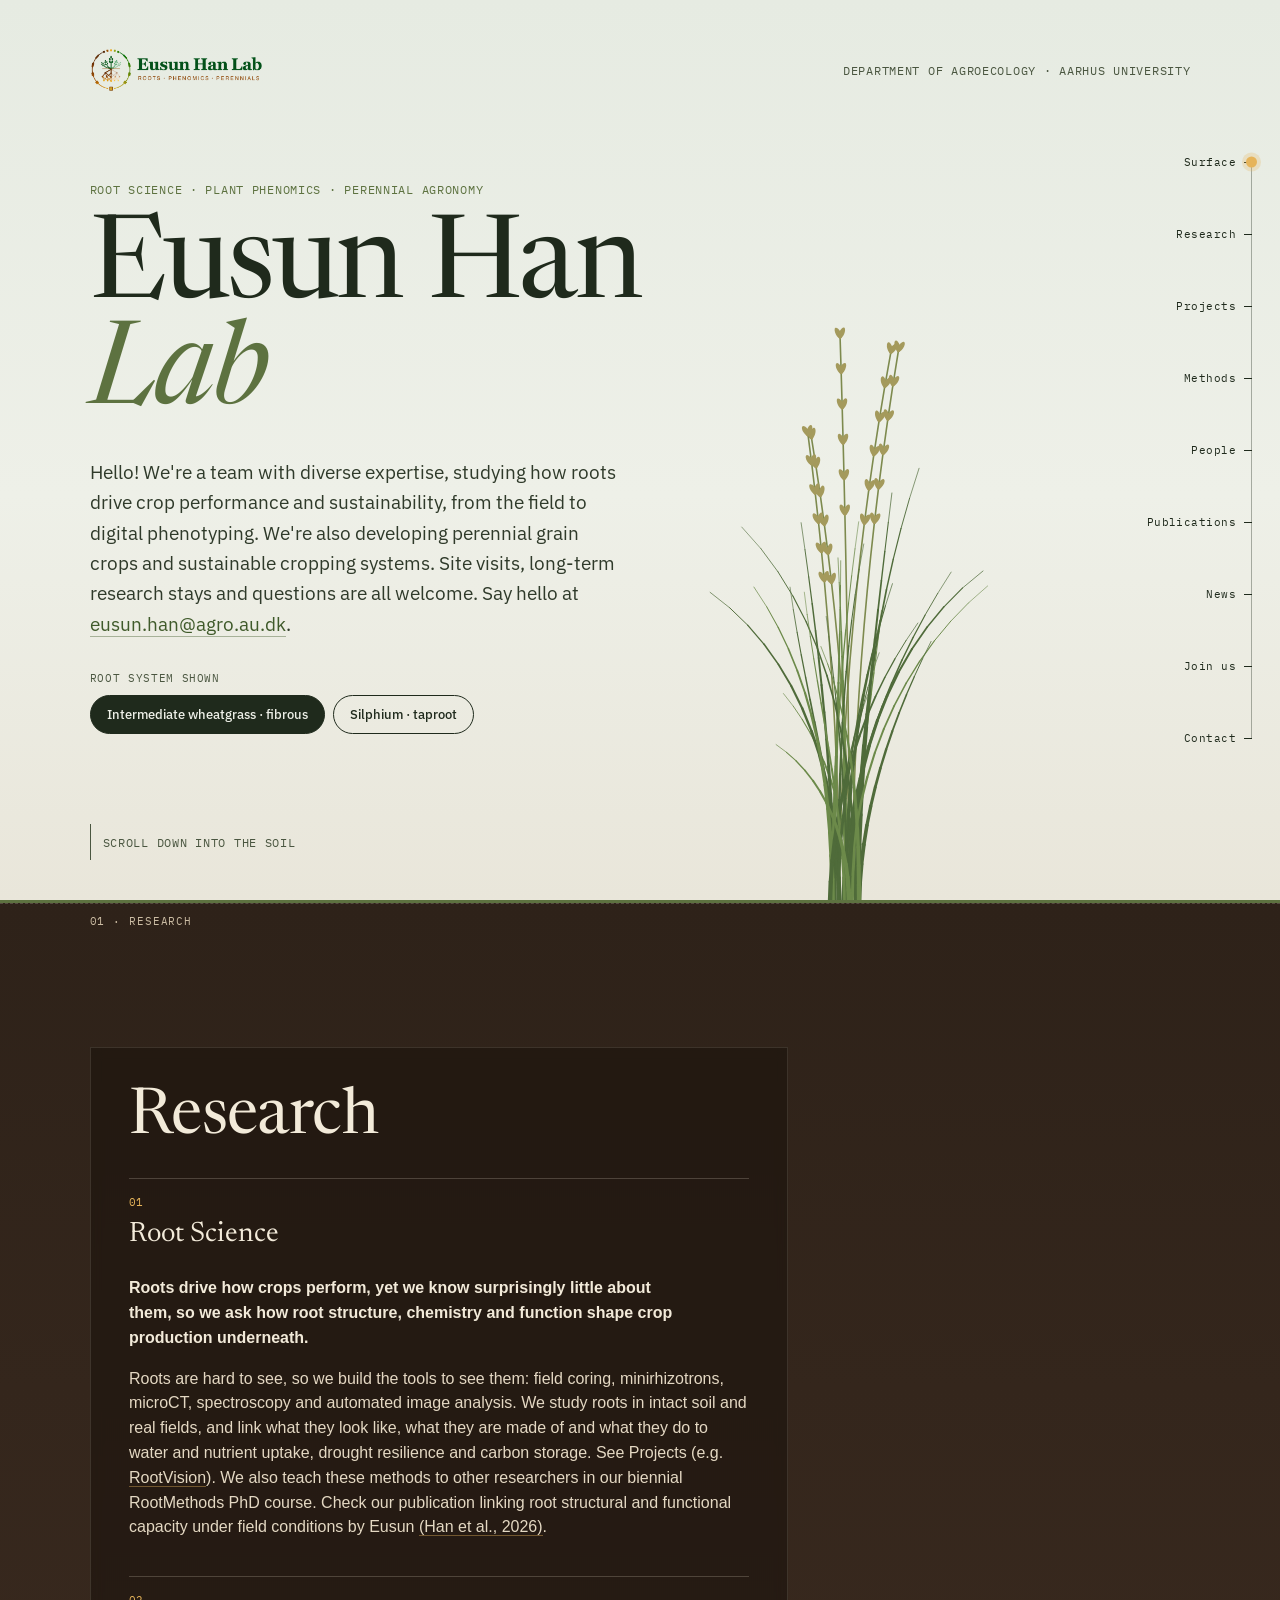
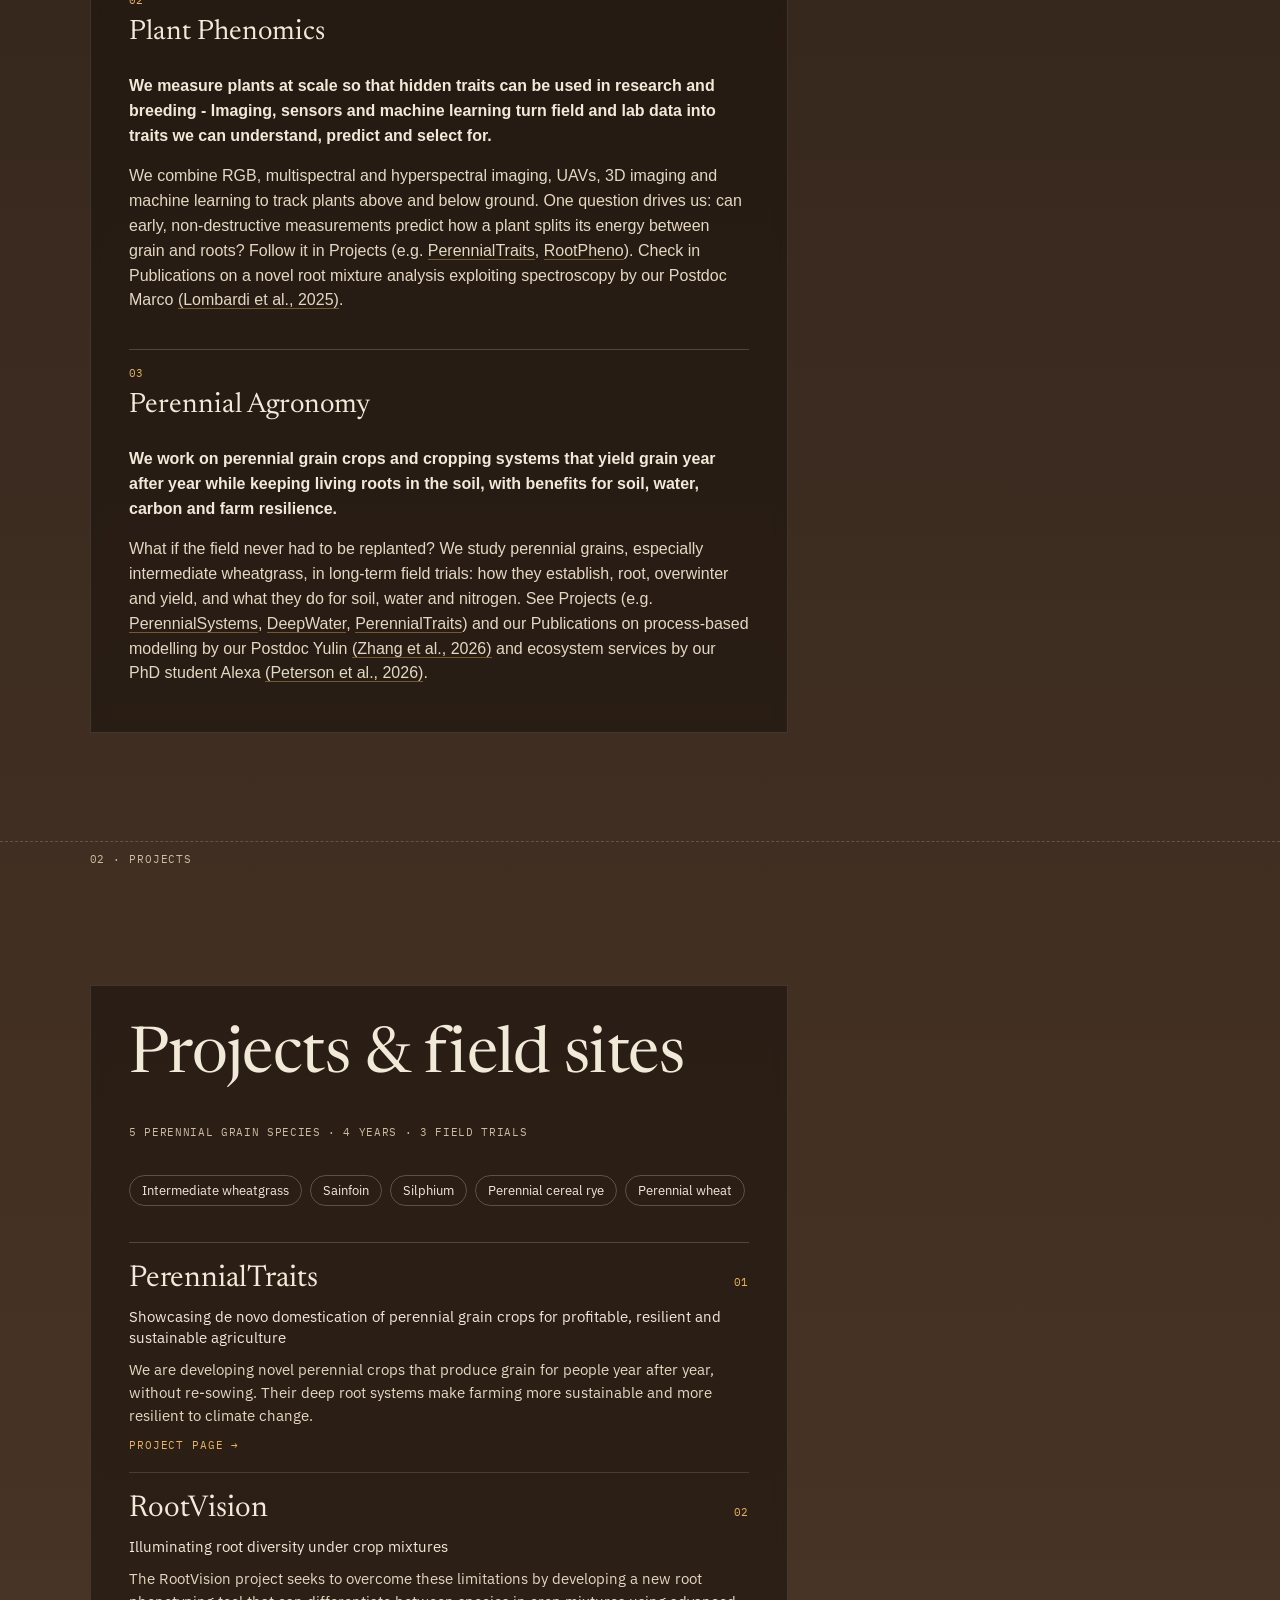
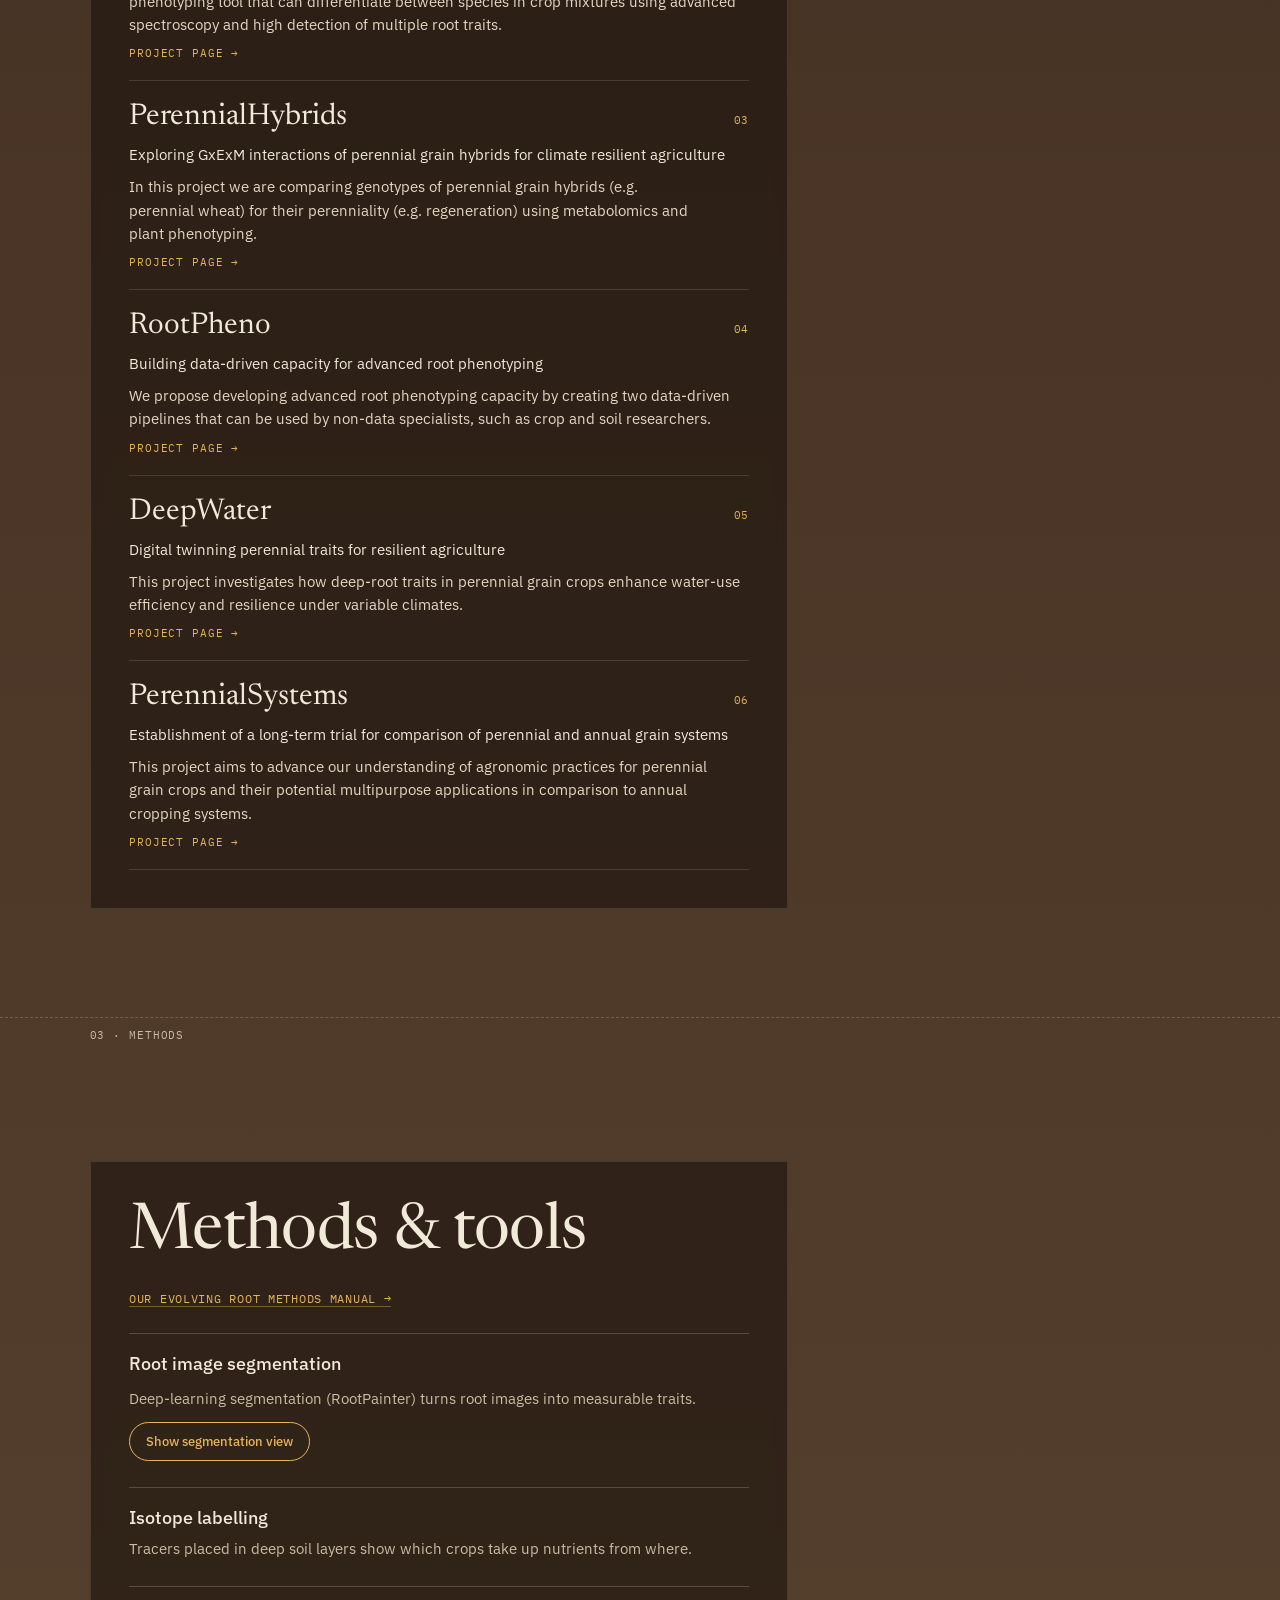
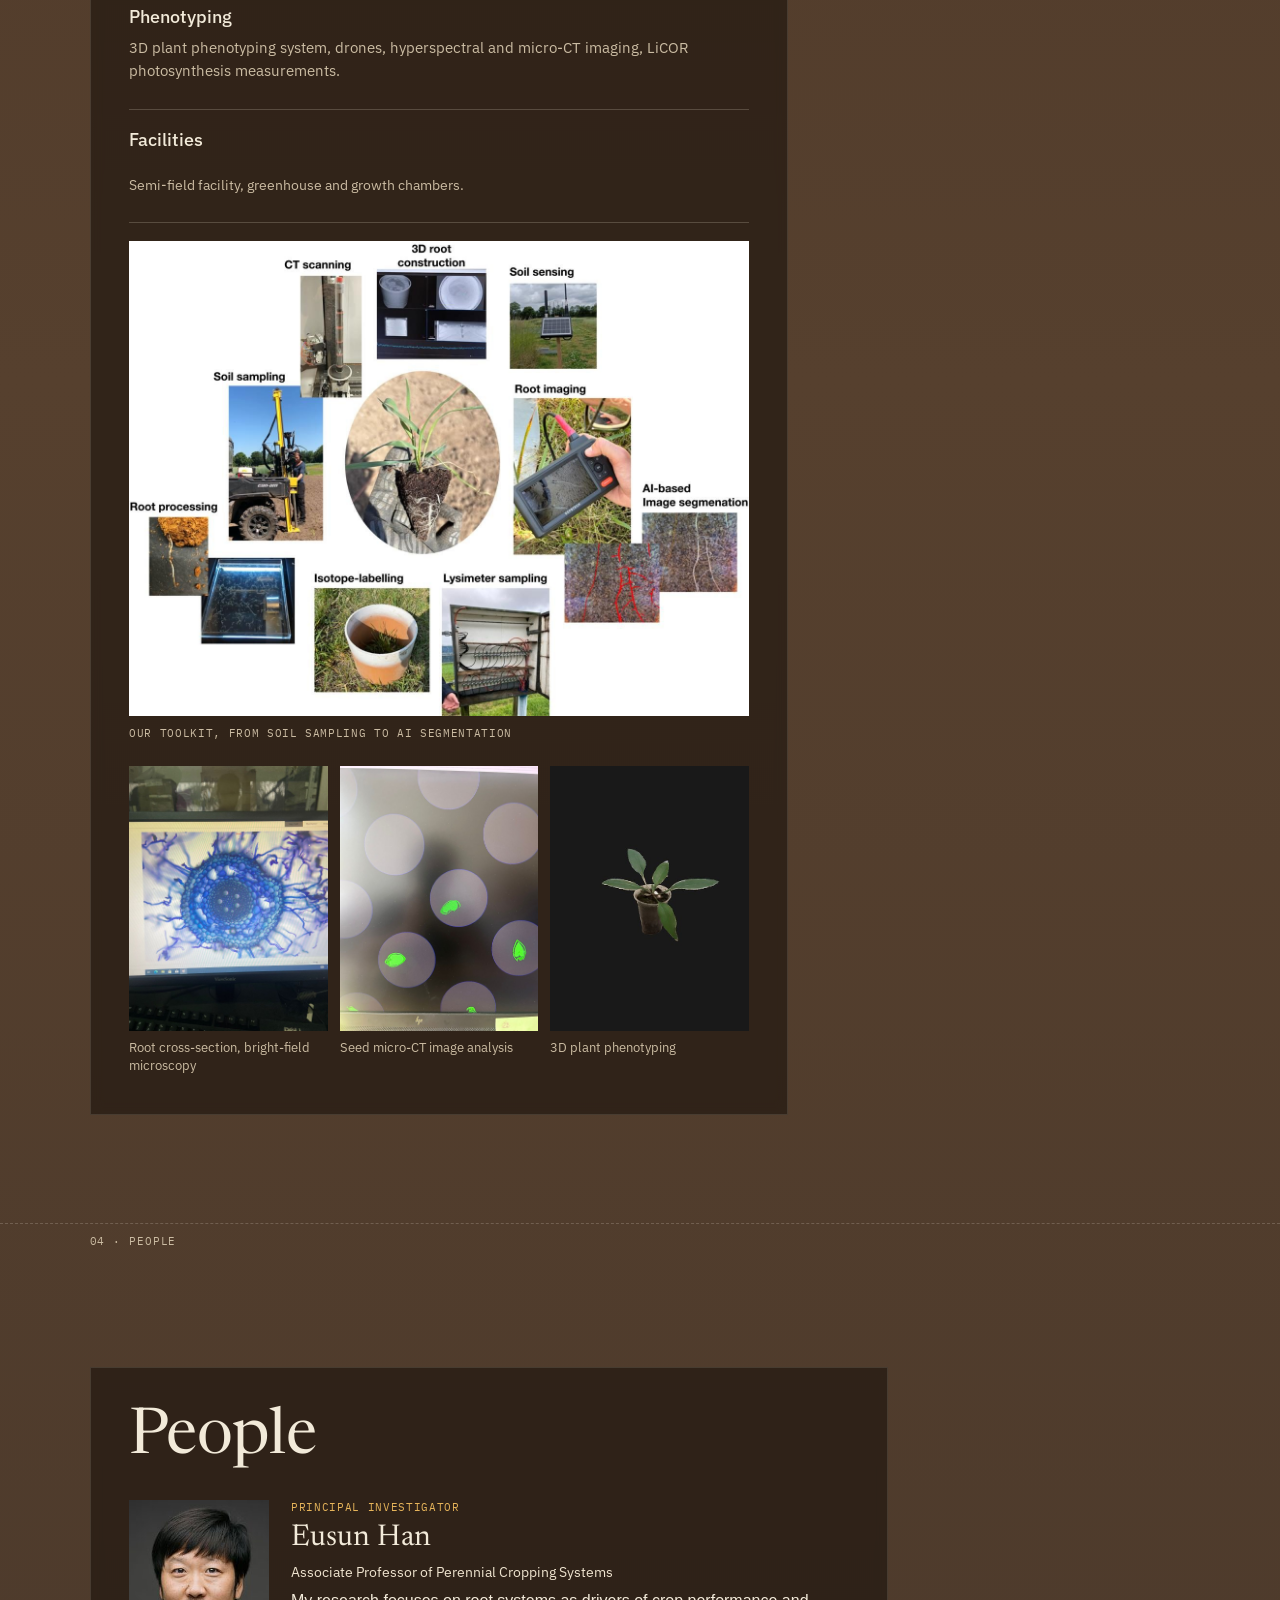
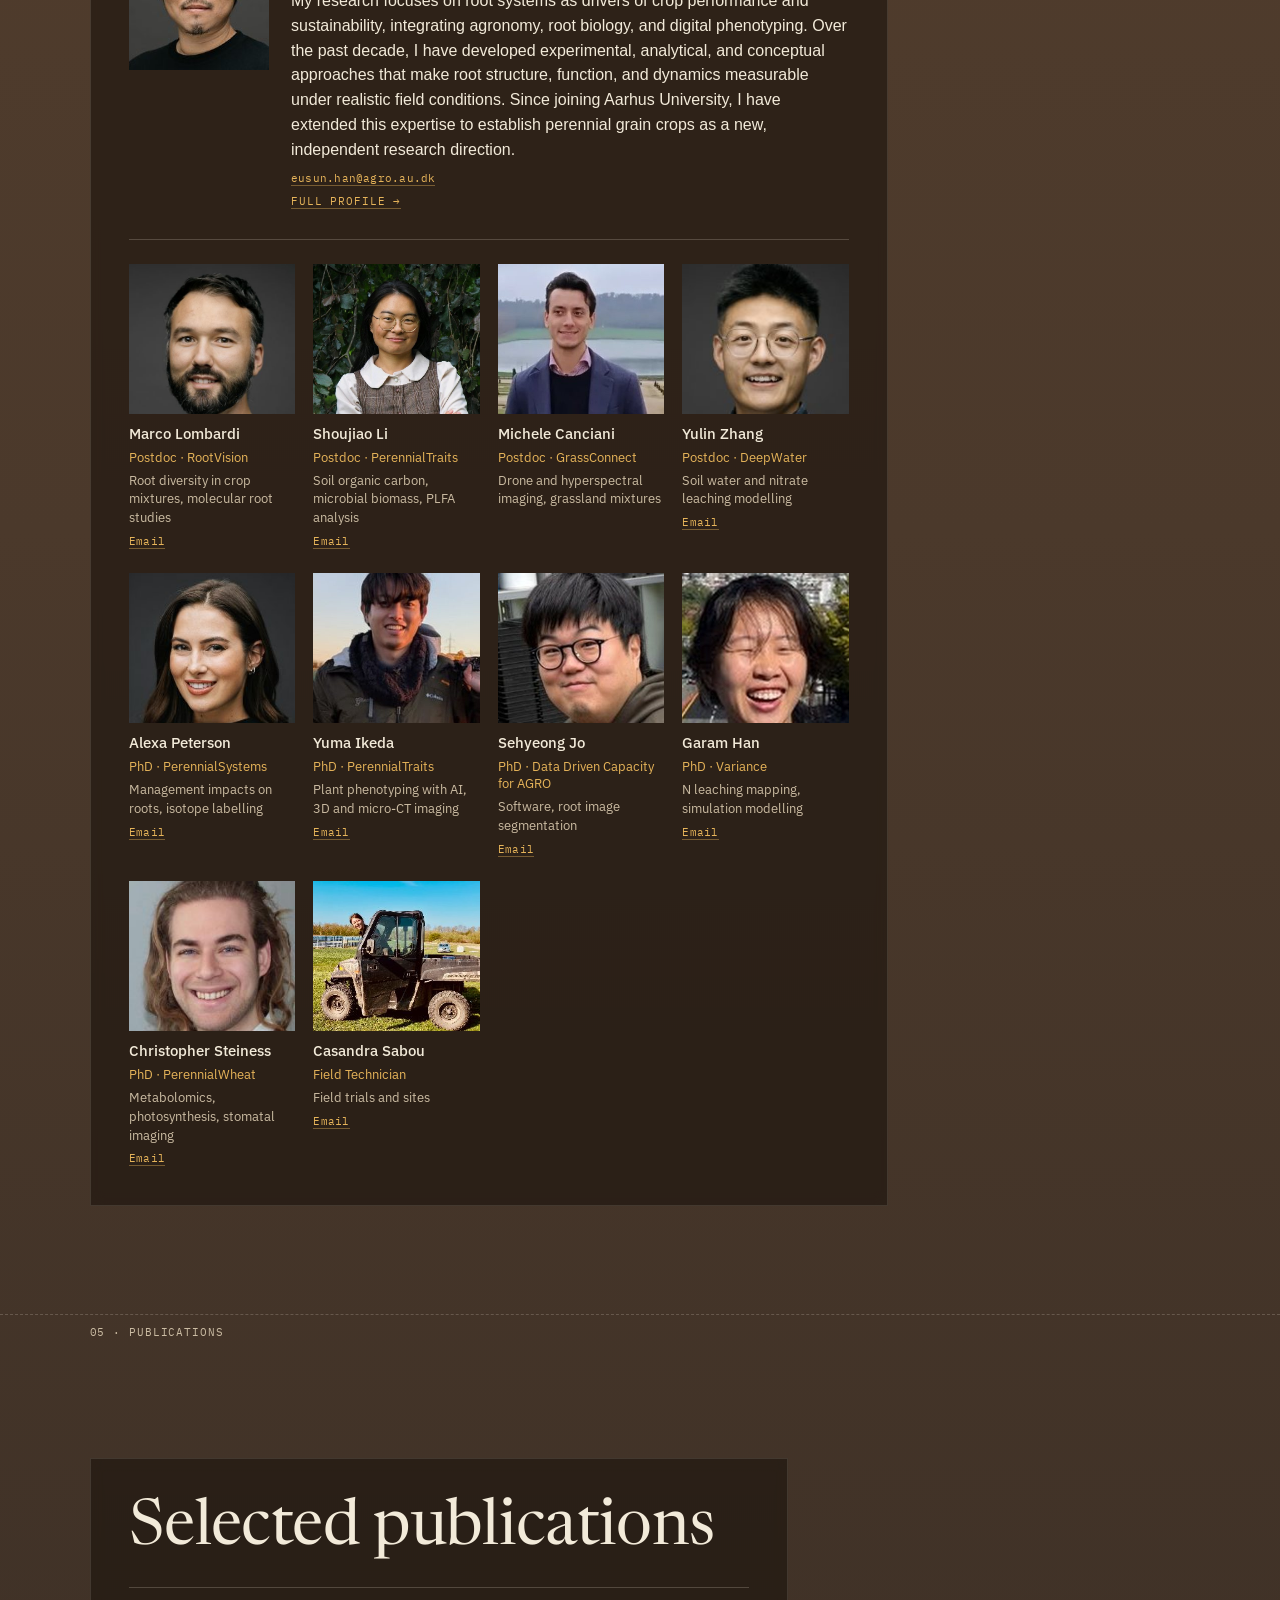
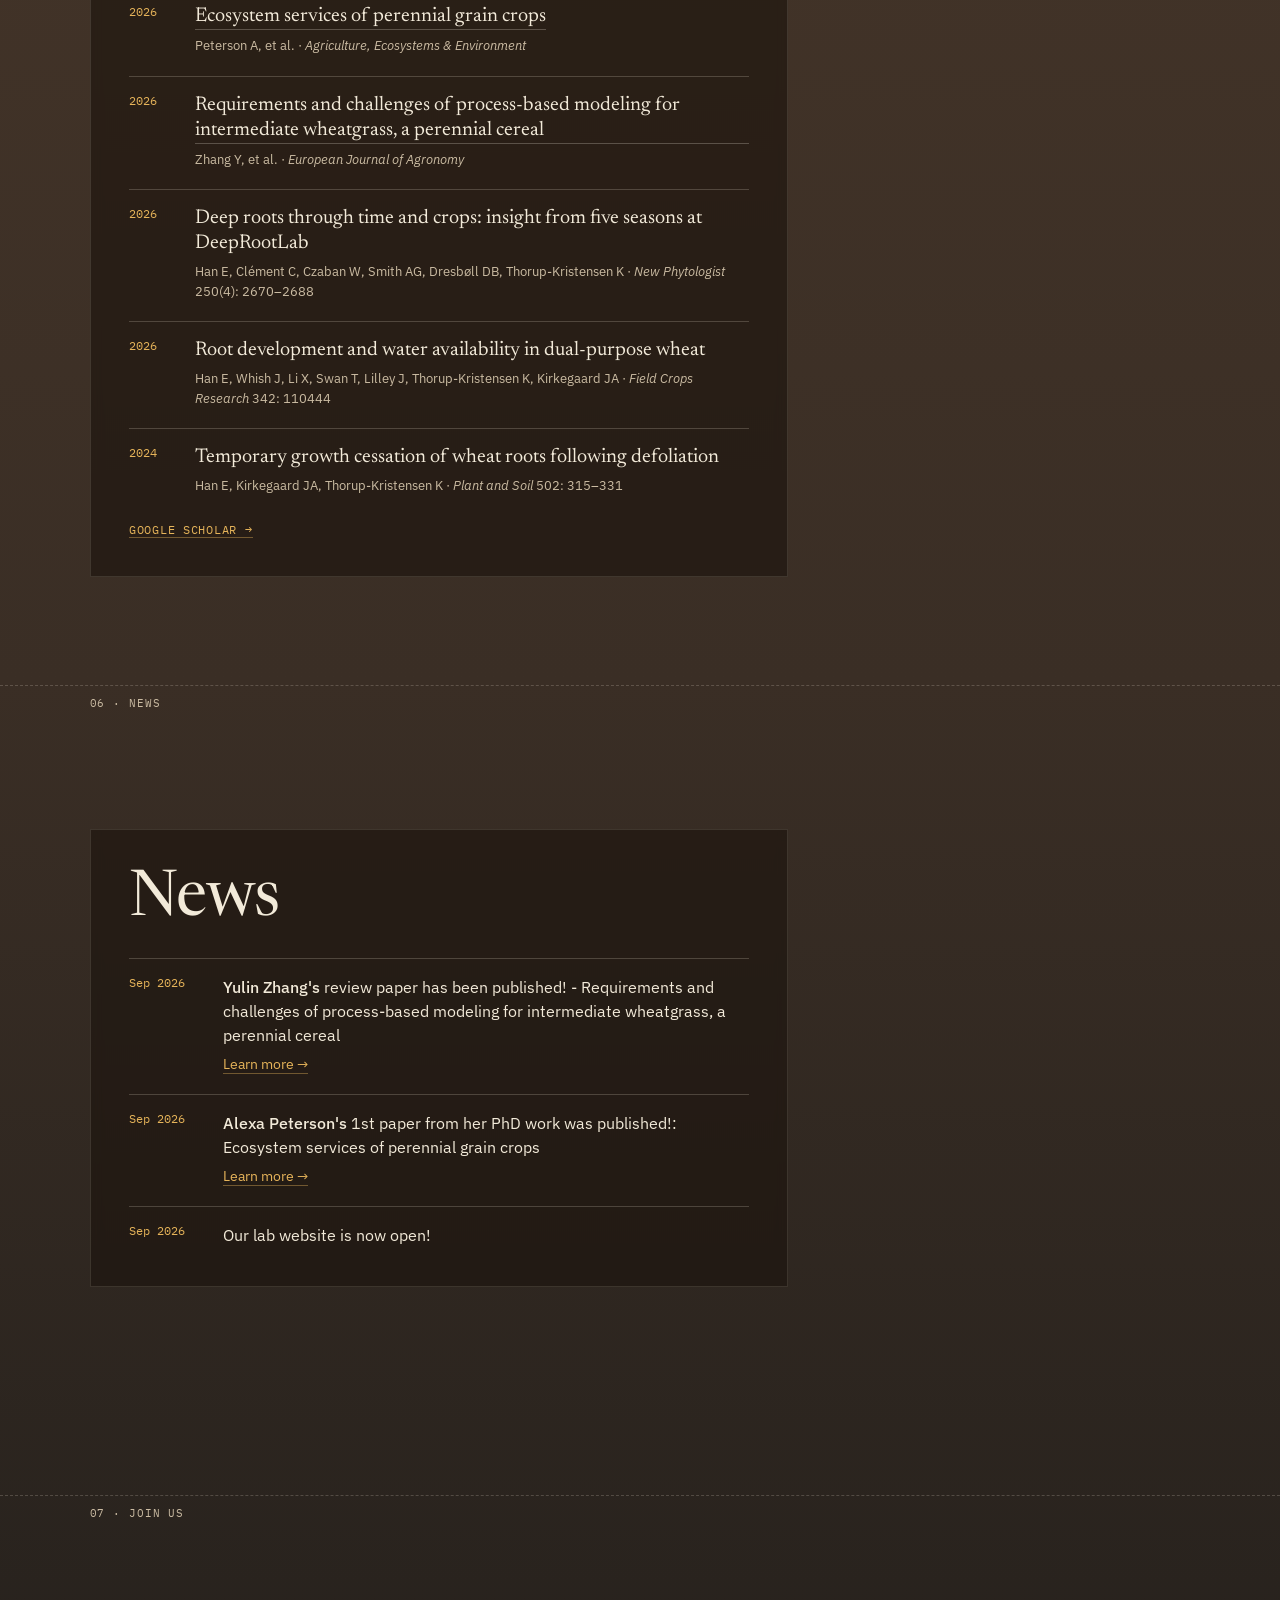
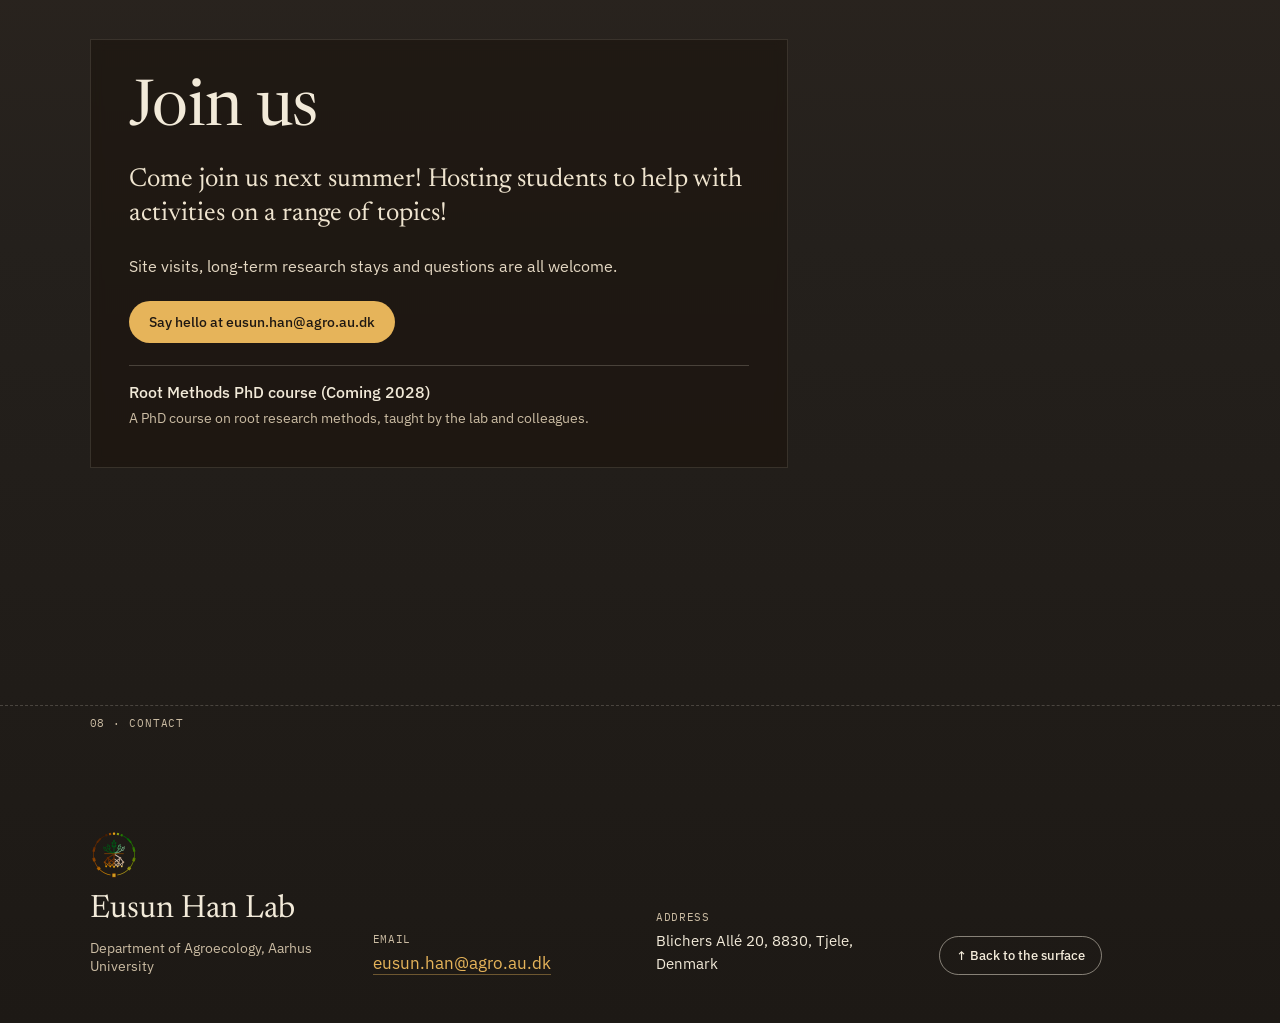
<file: site/index.html>
<!DOCTYPE html>
<html lang="en">
<head>
<meta charset="utf-8">
<meta name="viewport" content="width=device-width, initial-scale=1">
<title>Eusun Han Lab · Root science, plant phenomics & perennial agronomy</title>
<meta name="description" content="Eusun Han Lab, Department of Agroecology, Aarhus University: how roots drive crop performance and sustainability, from the field to digital phenotyping, and perennial grain crops.">
<meta name="theme-color" content="#1d1915">
<link rel="icon" href="assets/img/logo-symbol.png">
<script>
  // Old in-page links (#perennialtraits, #eusun-han, …) now point at real pages.
  (function () {
    var p = location.hash.slice(1);
    var projects = ['perennialtraits', 'rootvision', 'perennialhybrids', 'rootpheno', 'deepwater', 'perennialsystems'];
    if (projects.indexOf(p) > -1) location.replace('projects/' + p + '/');
    else if (p === 'eusun-han') location.replace('people/eusun-han/');
  })();
</script>
<link rel="preconnect" href="https://fonts.googleapis.com">
<link rel="preconnect" href="https://fonts.gstatic.com" crossorigin>
<link href="https://fonts.googleapis.com/css2?family=Newsreader:ital,opsz,wght@0,6..72,400;0,6..72,500;1,6..72,400&family=IBM+Plex+Sans:wght@400;500&family=IBM+Plex+Mono:wght@400;500&display=swap" rel="stylesheet">
<link rel="stylesheet" href="assets/css/site.css">
<script src="assets/js/roots.js" defer></script>
</head>
<body>
<div class="lab" data-lab-root>
<canvas class="roots-canvas" data-roots-canvas aria-hidden="true"></canvas>

<nav class="depth-meter" data-depth-meter aria-label="Sections">
  <button type="button" class="depth-meter__stop" style="top:0%" data-go="0">Surface</button>
  <button type="button" class="depth-meter__stop" style="top:12.5%" data-go="1">Research</button>
  <button type="button" class="depth-meter__stop" style="top:25%" data-go="2">Projects</button>
  <button type="button" class="depth-meter__stop" style="top:37.5%" data-go="3">Methods</button>
  <button type="button" class="depth-meter__stop" style="top:50%" data-go="4">People</button>
  <button type="button" class="depth-meter__stop" style="top:62.5%" data-go="5">Publications</button>
  <button type="button" class="depth-meter__stop" style="top:75%" data-go="6">News</button>
  <button type="button" class="depth-meter__stop" style="top:87.5%" data-go="7">Join us</button>
  <button type="button" class="depth-meter__stop" style="top:100%" data-go="8">Contact</button>
  <span class="depth-meter__dot" data-depth-dot></span>
</nav>

<header class="hero" data-layer="0" id="top">
  <div class="hero__top">
    <img class="hero__logo" src="assets/img/logo.png" alt="Eusun Han Lab" width="174" height="44">
    <span class="hero__dept">Department of Agroecology · Aarhus University</span>
  </div>
  <div class="hero__main">
    <div class="hero__kicker">Root science · Plant phenomics · Perennial agronomy</div>
    <h1 class="hero__title">Eusun Han<br><em>Lab</em></h1>
    <p class="hero__intro">Hello! We're a team with diverse expertise, studying how roots drive crop performance and sustainability, from the field to digital phenotyping. We're also developing perennial grain crops and sustainable cropping systems. Site visits, long-term research stays and questions are all welcome. Say hello at <a href="mailto:eusun.han@agro.au.dk">eusun.han@agro.au.dk</a>.</p>
    <div class="hero__picker">
      <span class="hero__picker-label" id="crop-label">Root system shown</span>
      <div class="hero__picker-row" role="group" aria-labelledby="crop-label">
        <button type="button" class="pill crop-btn" data-crop="grass" aria-pressed="true">Intermediate wheatgrass · fibrous</button>
        <button type="button" class="pill crop-btn" data-crop="silphium" aria-pressed="false">Silphium · taproot</button>
      </div>
    </div>
  </div>
  <div class="hero__scroll">Scroll down into the soil</div>
</header>

<main class="soil">

<section class="layer" data-layer="1" id="research" aria-labelledby="research-title">
  <div class="layer__label">01 · Research</div>
  <div class="panel" style="--panel-gap:28px">
    <h2 class="panel__title" id="research-title">Research</h2>
    <div class="theme">
      <span class="theme__num">01</span>
      <strong class="theme__title">Root Science</strong>
      <div class="theme__body">
        <p class="theme__summary">Roots drive how crops perform, yet we know surprisingly little about them, so we ask how root structure, chemistry and function shape crop production underneath.</p>
        <p>Roots are hard to see, so we build the tools to see them: field coring, minirhizotrons, microCT, spectroscopy and automated image analysis. We study roots in intact soil and real fields, and link what they look like, what they are made of and what they do to water and nutrient uptake, drought resilience and carbon storage. See&nbsp;Projects (e.g. <a href="projects/rootvision/">RootVision</a>). We also teach these methods to other researchers in our biennial RootMethods PhD course. Check our publication linking root structural and functional capacity under field conditions by Eusun&nbsp;<a href="https://nph.onlinelibrary.wiley.com/doi/10.1111/nph.71065" target="_blank" rel="noopener">(Han et al., 2026)</a>.</p>
      </div>
    </div>
    <div class="theme">
      <span class="theme__num">02</span>
      <strong class="theme__title">Plant Phenomics</strong>
      <div class="theme__body">
        <p class="theme__summary">We measure plants at scale so that hidden traits can be used in research and breeding - Imaging, sensors and machine learning turn field and lab data into traits we can understand, predict and select for.</p>
        <p>We combine RGB, multispectral and hyperspectral imaging, UAVs, 3D imaging and machine learning to track plants above and below ground. One question drives us: can early, non-destructive measurements predict how a plant splits its energy between grain and roots? Follow it in&nbsp;Projects (e.g. <a href="projects/perennialtraits/">PerennialTraits</a>, <a href="projects/rootpheno/">RootPheno</a>). Check in Publications on a novel root mixture analysis exploiting spectroscopy by our Postdoc Marco&nbsp;<a href="https://www.sciencedirect.com/science/article/pii/S1360138525001967" target="_blank" rel="noopener">(Lombardi et al., 2025)</a>.</p>
      </div>
    </div>
    <div class="theme">
      <span class="theme__num">03</span>
      <strong class="theme__title">Perennial Agronomy</strong>
      <div class="theme__body">
        <p class="theme__summary">We work on perennial grain crops and cropping systems that yield grain year after year while keeping living roots in the soil, with benefits for soil, water, carbon and farm resilience.</p>
        <p>What if the field never had to be replanted? We study perennial grains, especially intermediate wheatgrass, in long-term field trials: how they establish, root, overwinter and yield, and what they do for soil, water and nitrogen. See&nbsp;Projects (e.g. <a href="projects/perennialsystems/">PerennialSystems</a>, <a href="projects/deepwater/">DeepWater</a>, <a href="projects/perennialtraits/">PerennialTraits</a>)&nbsp;and our Publications on process-based modelling by our Postdoc Yulin&nbsp;<a href="https://www.sciencedirect.com/science/article/pii/S1161030126003692" target="_blank" rel="noopener">(Zhang et al., 2026)</a>&nbsp;and ecosystem services by our PhD student Alexa&nbsp;<a href="https://www.sciencedirect.com/science/article/pii/S0167880926005256" target="_blank" rel="noopener">(Peterson et al., 2026)</a>.</p>
      </div>
    </div>
  </div>
</section>

<section class="layer" data-layer="2" id="projects" aria-labelledby="projects-title">
  <div class="layer__label">02 · Projects</div>
  <div class="panel" style="--panel-gap:36px">
    <h2 class="panel__title" id="projects-title">Projects &amp; field sites</h2>
    <span class="mono-label">5 perennial grain species · 4 years · 3 field trials</span>
    <div class="chips">
      <span class="chip">Intermediate wheatgrass</span>
      <span class="chip">Sainfoin</span>
      <span class="chip">Silphium</span>
      <span class="chip">Perennial cereal rye</span>
      <span class="chip">Perennial wheat</span>
    </div>
    <div class="project-list">
      <a class="project-link" href="projects/perennialtraits/">
        <div class="project-link__head"><h3 class="project-link__name">PerennialTraits</h3><span class="project-link__num">01</span></div>
        <span class="project-link__sub">Showcasing de novo domestication of perennial grain crops for profitable, resilient and sustainable agriculture</span>
        <p class="project-link__text">We are developing novel perennial crops that produce grain for people year after year, without re-sowing. Their deep root systems make farming more sustainable and more resilient to climate change.</p>
        <span class="project-link__cta">Project page →</span>
      </a>
      <a class="project-link" href="projects/rootvision/">
        <div class="project-link__head"><h3 class="project-link__name">RootVision</h3><span class="project-link__num">02</span></div>
        <span class="project-link__sub">Illuminating root diversity under crop mixtures</span>
        <p class="project-link__text">The RootVision project seeks to overcome these limitations by developing a new root phenotyping tool that can differentiate between species in crop mixtures using advanced spectroscopy and high detection of multiple root traits.</p>
        <span class="project-link__cta">Project page →</span>
      </a>
      <a class="project-link" href="projects/perennialhybrids/">
        <div class="project-link__head"><h3 class="project-link__name">PerennialHybrids</h3><span class="project-link__num">03</span></div>
        <span class="project-link__sub">Exploring GxExM interactions of perennial grain hybrids for climate resilient agriculture</span>
        <p class="project-link__text">In this project we are comparing genotypes of perennial grain hybrids (e.g. perennial wheat) for their perenniality (e.g. regeneration) using metabolomics and plant phenotyping.</p>
        <span class="project-link__cta">Project page →</span>
      </a>
      <a class="project-link" href="projects/rootpheno/">
        <div class="project-link__head"><h3 class="project-link__name">RootPheno</h3><span class="project-link__num">04</span></div>
        <span class="project-link__sub">Building data-driven capacity for advanced root phenotyping</span>
        <p class="project-link__text">We propose developing advanced root phenotyping capacity by creating two data-driven pipelines that can be used by non-data specialists, such as crop and soil researchers.</p>
        <span class="project-link__cta">Project page →</span>
      </a>
      <a class="project-link" href="projects/deepwater/">
        <div class="project-link__head"><h3 class="project-link__name">DeepWater</h3><span class="project-link__num">05</span></div>
        <span class="project-link__sub">Digital twinning perennial traits for resilient agriculture</span>
        <p class="project-link__text">This project investigates how deep-root traits in perennial grain crops enhance water-use efficiency and resilience under variable climates.</p>
        <span class="project-link__cta">Project page →</span>
      </a>
      <a class="project-link" href="projects/perennialsystems/">
        <div class="project-link__head"><h3 class="project-link__name">PerennialSystems</h3><span class="project-link__num">06</span></div>
        <span class="project-link__sub">Establishment of a long-term trial for comparison of perennial and annual grain systems</span>
        <p class="project-link__text">This project aims to advance our understanding of agronomic practices for perennial grain crops and their potential multipurpose applications in comparison to annual cropping systems.</p>
        <span class="project-link__cta">Project page →</span>
      </a>
    </div>
  </div>
</section>

<section class="layer" data-layer="3" id="methods" aria-labelledby="methods-title">
  <div class="layer__label">03 · Methods</div>
  <div class="panel" style="--panel-gap:26px">
    <h2 class="panel__title" id="methods-title">Methods &amp; tools</h2>
    <a class="manual-link" href="https://zenodo.org/records/20542454" target="_blank" rel="noopener">Our evolving root methods manual →</a>
    <div class="block block--loose">
      <strong class="block__title">Root image segmentation</strong>
      <span class="block__text">Deep-learning segmentation (RootPainter) turns root images into measurable traits.</span>
      <div class="seg-row">
        <button type="button" class="pill seg-btn" data-seg-toggle aria-pressed="false">Show segmentation view</button>
        <div class="seg-legend" data-seg-legend hidden>
          <span><i style="background:#f0b44c"></i>primary</span>
          <span><i style="background:#4fd0c0"></i>1st-order lateral</span>
          <span><i style="background:#e77bb4"></i>2nd-order lateral</span>
        </div>
      </div>
    </div>
    <div class="block">
      <strong class="block__title">Isotope labelling</strong>
      <span class="block__text">Tracers placed in deep soil layers show which crops take up nutrients from where.</span>
    </div>
    <div class="block">
      <strong class="block__title">Phenotyping</strong>
      <span class="block__text">3D plant phenotyping system, drones, hyperspectral and micro-CT imaging, LiCOR photosynthesis measurements.</span>
    </div>
    <div class="block block--loose">
      <strong class="block__title">Facilities</strong>
      <span class="block__text" style="font-size:14px;margin-top:12px">Semi-field facility, greenhouse and growth chambers.</span>
    </div>
    <figure class="toolkit">
      <img src="assets/img/methods/toolkit.jpg" alt="Lab methods: CT scanning, 3D root construction, soil sensing, soil sampling, root imaging, root processing, AI-based image segmentation, isotope labelling, lysimeter sampling" width="1280" height="980" loading="lazy">
      <figcaption>Our toolkit, from soil sampling to AI segmentation</figcaption>
    </figure>
    <div class="method-photos">
      <figure><img src="assets/img/methods/root-cross-section.jpg" alt="Stained root cross-section under the microscope" style="object-position:50% 55%" loading="lazy"><figcaption>Root cross-section, bright-field microscopy</figcaption></figure>
      <figure><img src="assets/img/methods/seed-microct.jpg" alt="Segmented seeds in micro-CT image analysis" style="object-position:50% 70%" loading="lazy"><figcaption>Seed micro-CT image analysis</figcaption></figure>
      <figure><img src="assets/img/methods/3d-phenotyping.jpg" alt="3D scan of a potted seedling" style="object-position:50% 47%" loading="lazy"><figcaption>3D plant phenotyping</figcaption></figure>
    </div>
  </div>
</section>

<section class="layer" data-layer="4" id="people" aria-labelledby="people-title">
  <div class="layer__label">04 · People</div>
  <div class="panel panel--wide" style="--panel-gap:30px">
    <h2 class="panel__title" id="people-title">People</h2>
    <div class="pi">
      <img class="pi__photo" src="assets/img/people/eusun-han.jpg" alt="Eusun Han">
      <div class="pi__info">
        <span class="pi__role">Principal investigator</span>
        <strong class="pi__name">Eusun Han</strong>
        <span class="pi__title">Associate Professor of Perennial Cropping Systems</span>
        <p class="pi__bio">My research focuses on root systems as drivers of crop performance and sustainability, integrating agronomy, root biology, and digital phenotyping. Over the past decade, I have developed experimental, analytical, and conceptual approaches that make root structure, function, and dynamics measurable under realistic field conditions. Since joining Aarhus University, I have extended this expertise to establish perennial grain crops as a new, independent research direction.</p>
        <a class="link-mail" href="mailto:eusun.han@agro.au.dk">eusun.han@agro.au.dk</a>
        <a class="link-caps" href="people/eusun-han/">Full profile →</a>
      </div>
    </div>
    <div class="team">
      <div class="member"><img class="member__photo" src="assets/img/people/marco-lombardi.jpg" alt="Marco Lombardi" style="object-position:50% 10%" loading="lazy"><strong class="member__name">Marco Lombardi</strong><span class="member__role">Postdoc · RootVision</span><span class="member__focus">Root diversity in crop mixtures, molecular root studies</span><a class="link-mail" href="mailto:marco.lombardi@agro.au.dk">Email</a></div>
      <div class="member"><img class="member__photo" src="assets/img/people/shoujiao-li.jpg" alt="Shoujiao Li" style="object-position:50% 30%" loading="lazy"><strong class="member__name">Shoujiao Li</strong><span class="member__role">Postdoc · PerennialTraits</span><span class="member__focus">Soil organic carbon, microbial biomass, PLFA analysis</span><a class="link-mail" href="mailto:shoujiao.li@agro.au.dk">Email</a></div>
      <div class="member"><img class="member__photo" src="assets/img/people/michele-canciani.jpg" alt="Michele Canciani" loading="lazy"><strong class="member__name">Michele Canciani</strong><span class="member__role">Postdoc · GrassConnect</span><span class="member__focus">Drone and hyperspectral imaging, grassland mixtures</span></div>
      <div class="member"><img class="member__photo" src="assets/img/people/yulin-zhang.jpg" alt="Yulin Zhang" style="object-position:50% 13%" loading="lazy"><strong class="member__name">Yulin Zhang</strong><span class="member__role">Postdoc · DeepWater</span><span class="member__focus">Soil water and nitrate leaching modelling</span><a class="link-mail" href="mailto:yulin.zhang@agro.au.dk">Email</a></div>
      <div class="member"><img class="member__photo" src="assets/img/people/alexa-peterson.jpg" alt="Alexa Peterson" style="object-position:50% 18%" loading="lazy"><strong class="member__name">Alexa Peterson</strong><span class="member__role">PhD · PerennialSystems</span><span class="member__focus">Management impacts on roots, isotope labelling</span><a class="link-mail" href="mailto:alexa.peterson@agro.au.dk">Email</a></div>
      <div class="member"><img class="member__photo" src="assets/img/people/yuma-ikeda.jpg" alt="Yuma Ikeda" loading="lazy"><strong class="member__name">Yuma Ikeda</strong><span class="member__role">PhD · PerennialTraits</span><span class="member__focus">Plant phenotyping with AI, 3D and micro-CT imaging</span><a class="link-mail" href="mailto:yuik@agro.au.dk">Email</a></div>
      <div class="member"><img class="member__photo" src="assets/img/people/sehyeong-jo.jpg" alt="Sehyeong Jo" loading="lazy"><strong class="member__name">Sehyeong Jo</strong><span class="member__role">PhD · Data Driven Capacity for AGRO</span><span class="member__focus">Software, root image segmentation</span><a class="link-mail" href="mailto:sehyeong.jo@agro.au.dk">Email</a></div>
      <div class="member"><img class="member__photo" src="assets/img/people/garam-han.jpg" alt="Garam Han" loading="lazy"><strong class="member__name">Garam Han</strong><span class="member__role">PhD · Variance</span><span class="member__focus">N leaching mapping, simulation modelling</span><a class="link-mail" href="mailto:garam.han@agro.au.dk">Email</a></div>
      <div class="member"><img class="member__photo" src="assets/img/people/christopher-steiness.jpg" alt="Christopher Steiness" style="object-position:50% 16%" loading="lazy"><strong class="member__name">Christopher Steiness</strong><span class="member__role">PhD · PerennialWheat</span><span class="member__focus">Metabolomics, photosynthesis, stomatal imaging</span><a class="link-mail" href="mailto:au806095@agro.au.dk">Email</a></div>
      <div class="member"><img class="member__photo" src="assets/img/people/casandra-sabou.jpg" alt="Casandra Sabou" loading="lazy"><strong class="member__name">Casandra Sabou</strong><span class="member__role">Field Technician</span><span class="member__focus">Field trials and sites</span><a class="link-mail" href="mailto:casa@agro.au.dk">Email</a></div>
    </div>
  </div>
</section>

<section class="layer" data-layer="5" id="publications" aria-labelledby="publications-title">
  <div class="layer__label">05 · Publications</div>
  <div class="panel">
    <h2 class="panel__title panel__title--tight" id="publications-title">Selected publications</h2>
    <div class="entry"><span class="entry__date">2026</span><div class="entry__body"><a class="entry__title" href="https://www.sciencedirect.com/science/article/pii/S0167880926005256" target="_blank" rel="noopener">Ecosystem services of perennial grain crops</a><span class="entry__meta">Peterson A, et al. · <em>Agriculture, Ecosystems &amp; Environment</em></span></div></div>
    <div class="entry"><span class="entry__date">2026</span><div class="entry__body"><a class="entry__title" href="https://www.sciencedirect.com/science/article/pii/S1161030126003692" target="_blank" rel="noopener">Requirements and challenges of process-based modeling for intermediate wheatgrass, a perennial cereal</a><span class="entry__meta">Zhang Y, et al. · <em>European Journal of Agronomy</em></span></div></div>
    <div class="entry"><span class="entry__date">2026</span><div class="entry__body"><span class="entry__title">Deep roots through time and crops: insight from five seasons at DeepRootLab</span><span class="entry__meta">Han E, Clément C, Czaban W, Smith AG, Dresbøll DB, Thorup-Kristensen K · <em>New Phytologist</em> 250(4): 2670–2688</span></div></div>
    <div class="entry"><span class="entry__date">2026</span><div class="entry__body"><span class="entry__title">Root development and water availability in dual-purpose wheat</span><span class="entry__meta">Han E, Whish J, Li X, Swan T, Lilley J, Thorup-Kristensen K, Kirkegaard JA · <em>Field Crops Research</em> 342: 110444</span></div></div>
    <div class="entry"><span class="entry__date">2024</span><div class="entry__body"><span class="entry__title">Temporary growth cessation of wheat roots following defoliation</span><span class="entry__meta">Han E, Kirkegaard JA, Thorup-Kristensen K · <em>Plant and Soil</em> 502: 315–331</span></div></div>
    <div class="panel-links">
      <a href="https://scholar.google.com/citations?user=scGk7XkAAAAJ&amp;hl=en" target="_blank" rel="noopener">Google Scholar →</a>
    </div>
  </div>
</section>

<section class="layer layer--short" data-layer="6" id="news" aria-labelledby="news-title">
  <div class="layer__label">06 · News</div>
  <div class="panel">
    <h2 class="panel__title panel__title--tight" id="news-title">News</h2>
    <div class="entry entry--news"><span class="entry__date">Sep 2026</span><div class="entry__body"><span class="entry__text"><strong>Yulin Zhang's</strong> review paper has been published! - Requirements and challenges of process-based modeling for intermediate wheatgrass, a perennial cereal</span><a class="entry__more" href="https://www.sciencedirect.com/science/article/pii/S1161030126003692" target="_blank" rel="noopener">Learn more →</a></div></div>
    <div class="entry entry--news"><span class="entry__date">Sep 2026</span><div class="entry__body"><span class="entry__text"><strong>Alexa Peterson's</strong> 1st paper from her PhD work was published!: Ecosystem services of perennial grain crops</span><a class="entry__more" href="https://www.sciencedirect.com/science/article/pii/S0167880926005256" target="_blank" rel="noopener">Learn more →</a></div></div>
    <div class="entry entry--news"><span class="entry__date">Sep 2026</span><span class="entry__text">Our lab website is now open!</span></div>
  </div>
</section>

<section class="layer layer--short" data-layer="7" id="join" aria-labelledby="join-title">
  <div class="layer__label">07 · Join us</div>
  <div class="panel" style="--panel-gap:22px">
    <h2 class="panel__title" id="join-title">Join us</h2>
    <p class="join__lede">Come join us next summer! Hosting students to help with activities on a range of topics!</p>
    <p class="join__text">Site visits, long-term research stays and questions are all welcome.</p>
    <a class="btn-gold" href="mailto:eusun.han@agro.au.dk">Say hello at eusun.han@agro.au.dk</a>
    <div class="course">
      <strong>Root Methods PhD course (Coming 2028)</strong>
      <span>A PhD course on root research methods, taught by the lab and colleagues.</span>
    </div>
  </div>
</section>

<section class="contact" data-layer="8" id="contact" aria-label="Contact">
  <div class="layer__label">08 · Contact</div>
  <div class="contact__grid">
    <div class="contact__brand">
      <img src="assets/img/logo-symbol.png" alt="">
      <strong>Eusun Han Lab</strong>
      <span>Department of Agroecology, Aarhus University</span>
    </div>
    <div class="contact__col"><span class="mono-label">Email</span><a class="contact__email" href="mailto:eusun.han@agro.au.dk">eusun.han@agro.au.dk</a></div>
    <div class="contact__col"><span class="mono-label">Address</span><span class="contact__address">Blichers Allé 20, 8830, Tjele, Denmark</span></div>
    <button type="button" class="pill back-top" data-go="0">↑ Back to the surface</button>
  </div>
</section>

</main>
</div>
</body>
</html>
</file>
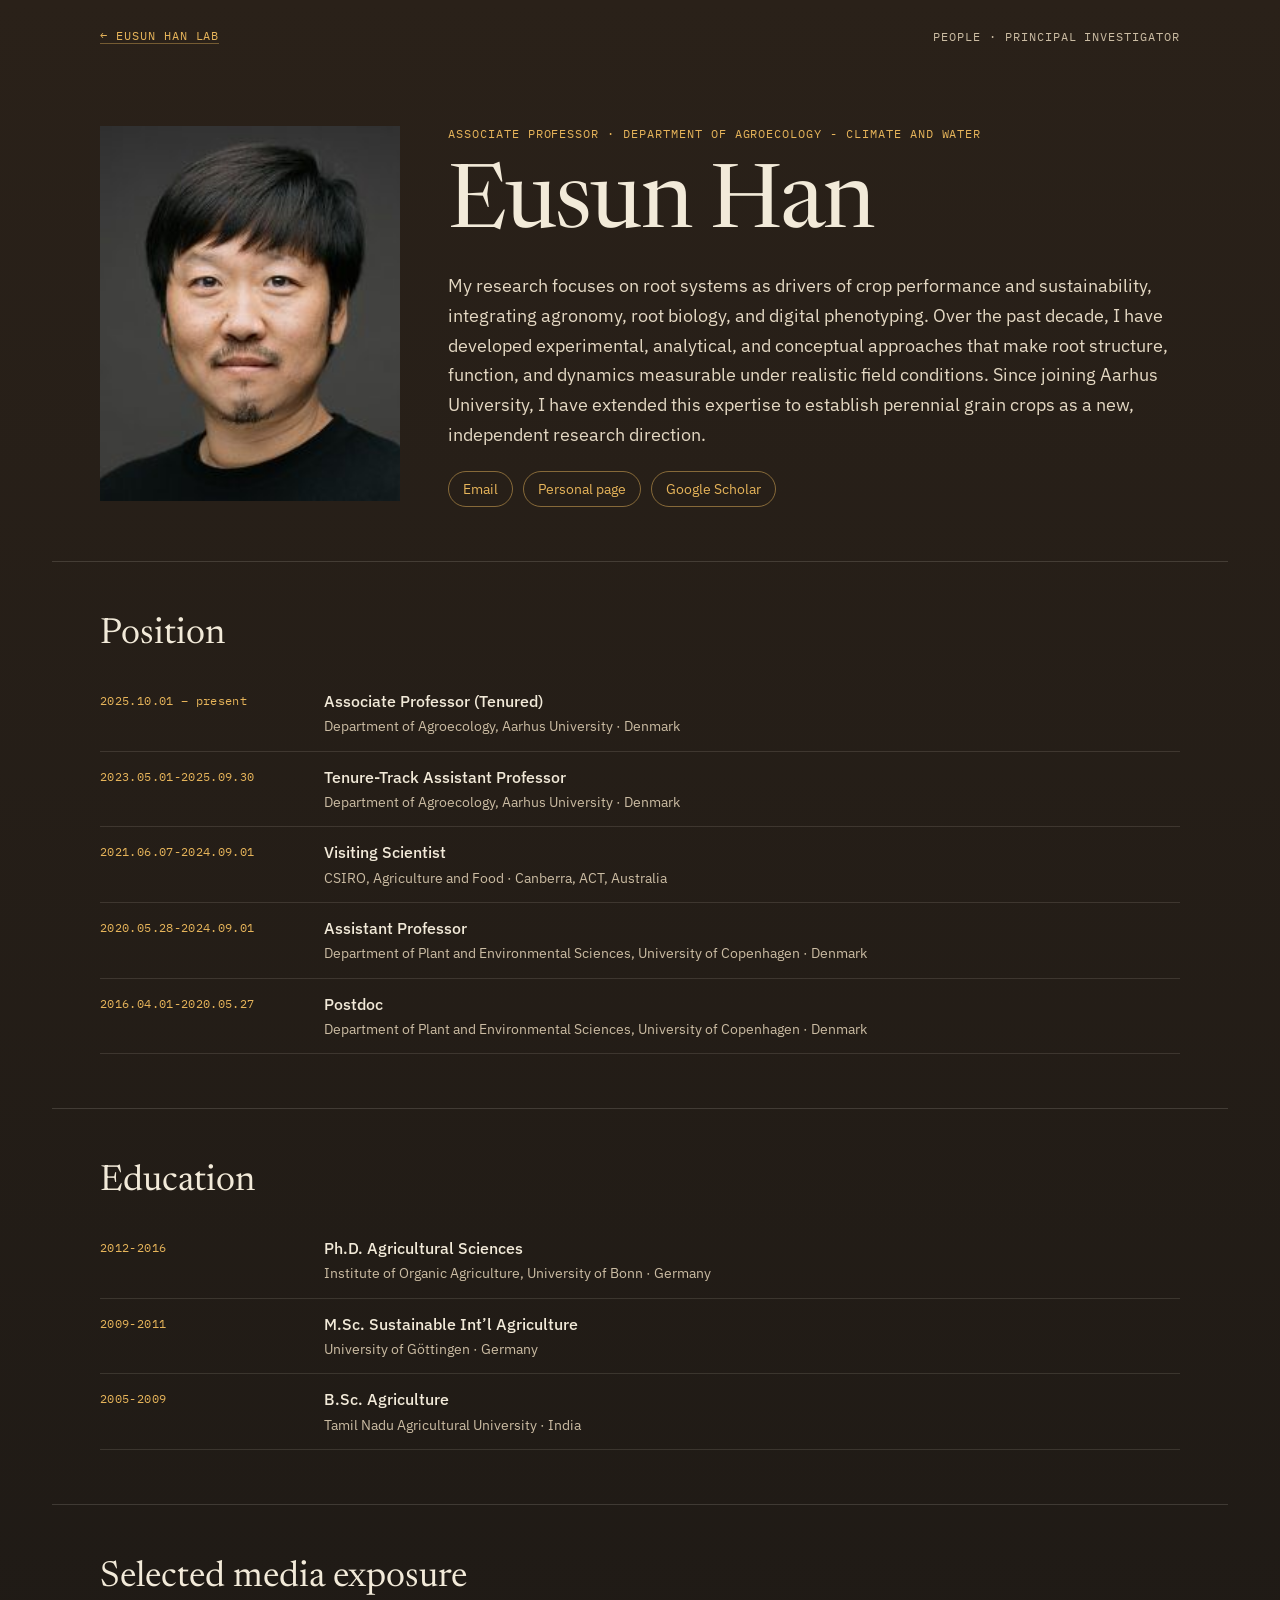
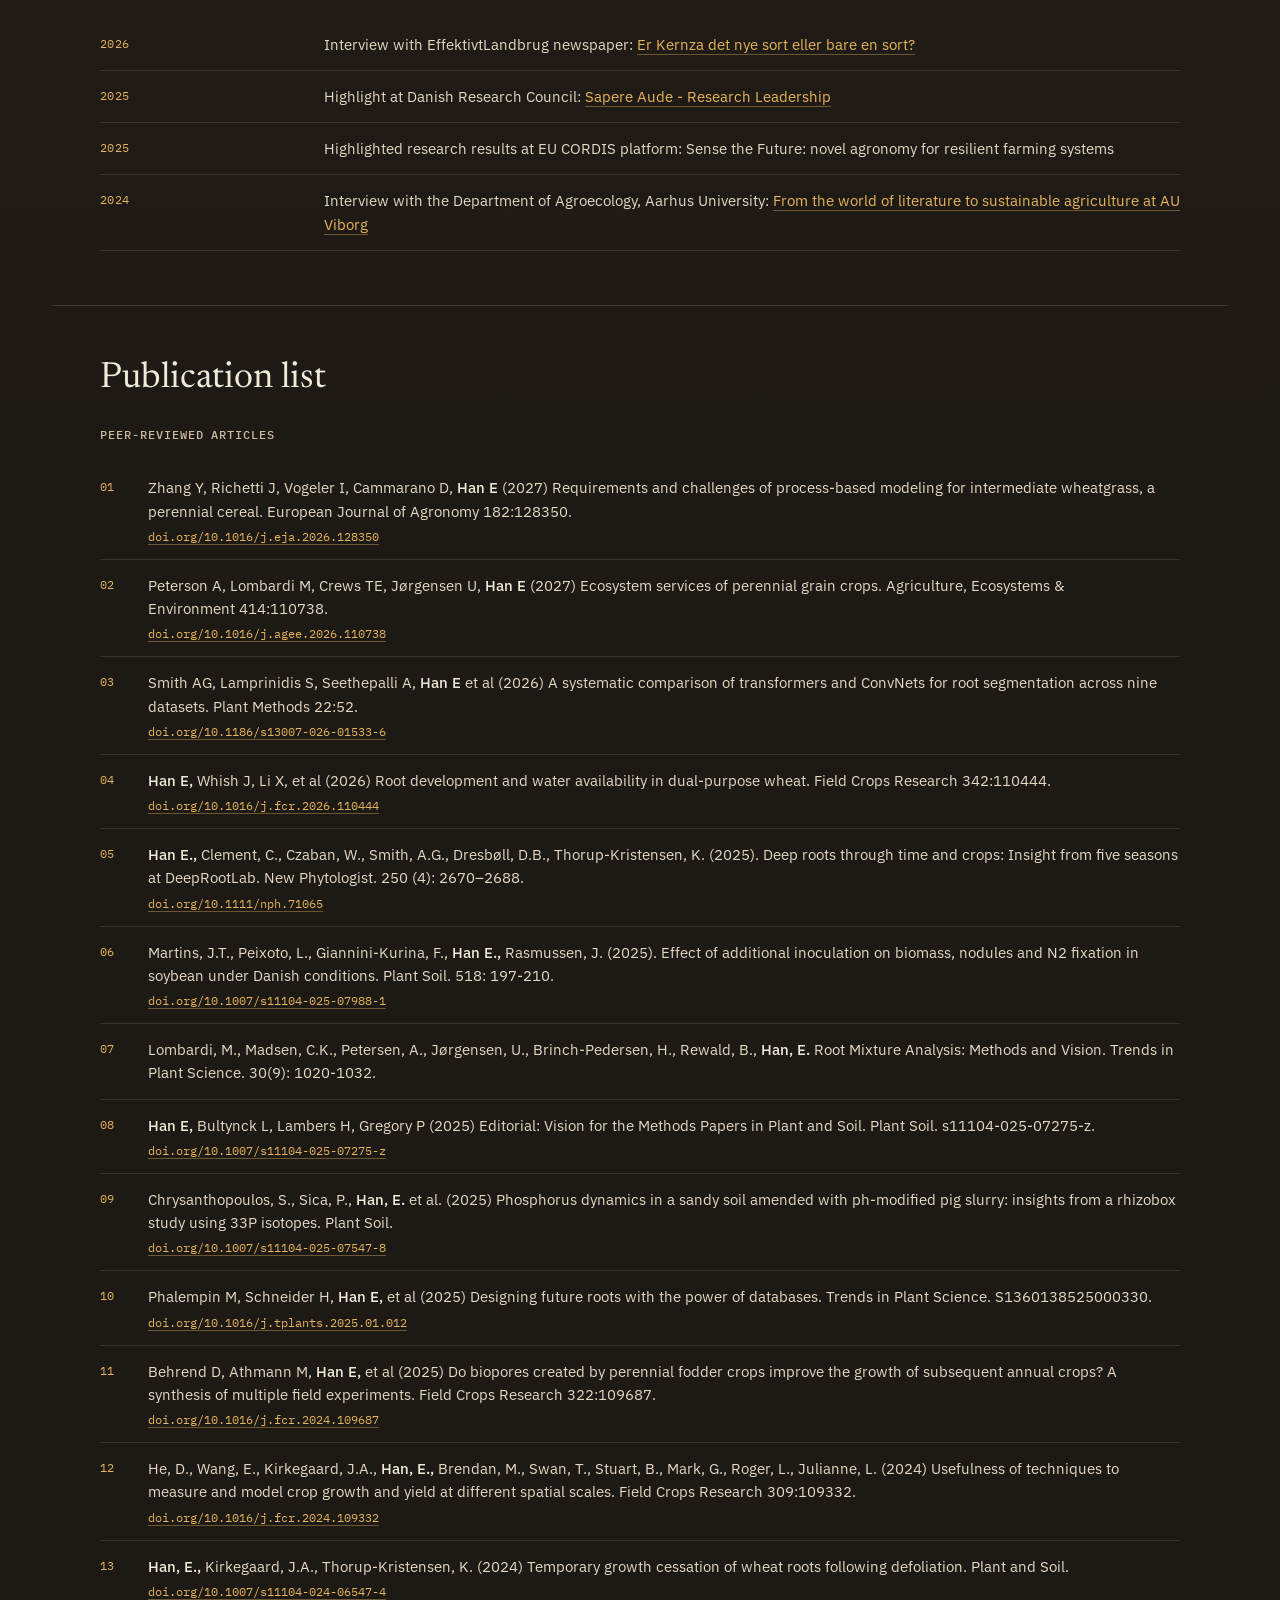
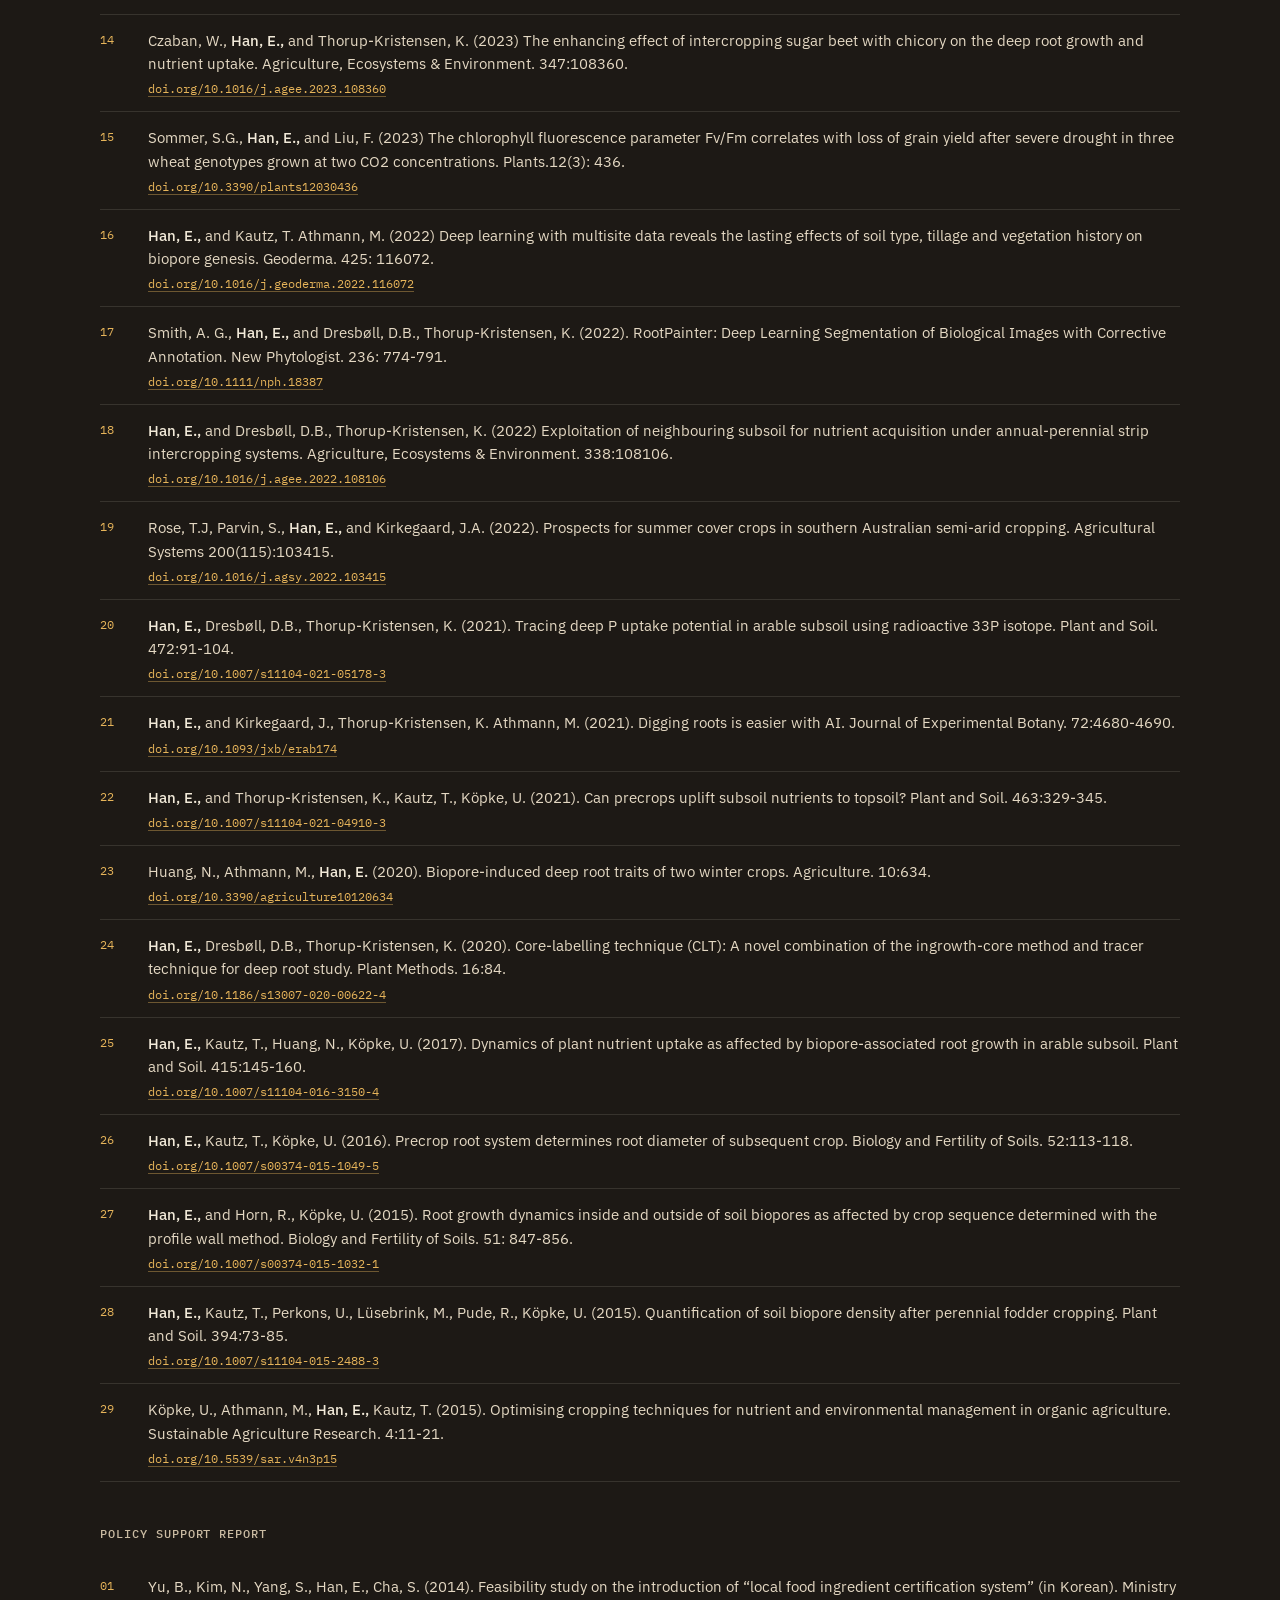
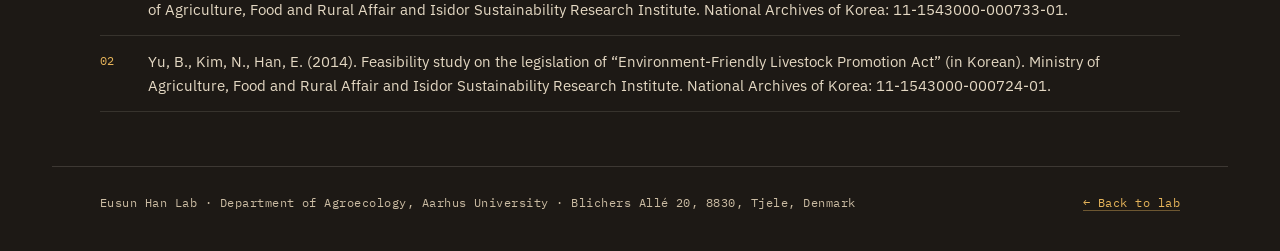
<file: site/people/eusun-han/index.html>
<!DOCTYPE html>
<html lang="en">
<head>
<meta charset="utf-8">
<meta name="viewport" content="width=device-width, initial-scale=1">
<title>Eusun Han · Eusun Han Lab</title>
<meta name="description" content="Eusun Han, Associate Professor at the Department of Agroecology, Aarhus University: positions, education, media and publications.">
<meta name="theme-color" content="#1d1915">
<link rel="icon" href="../../assets/img/logo-symbol.png">
<link rel="preconnect" href="https://fonts.googleapis.com">
<link rel="preconnect" href="https://fonts.gstatic.com" crossorigin>
<link href="https://fonts.googleapis.com/css2?family=Newsreader:ital,opsz,wght@0,6..72,400;0,6..72,500;1,6..72,400&family=IBM+Plex+Sans:wght@400;500&family=IBM+Plex+Mono:wght@400;500&display=swap" rel="stylesheet">
<link rel="stylesheet" href="../../assets/css/site.css">
</head>
<body>
<div class="page">
<header class="page__bar">
  <a href="../../#people">← Eusun Han Lab</a>
  <span>People · Principal investigator</span>
</header>

<main>
<section class="page__section page__section--intro profile">
  <img class="profile__photo" src="../../assets/img/people/eusun-han.jpg" alt="Eusun Han">
  <div class="profile__info">
    <span class="page__kicker">Associate Professor · Department of Agroecology - Climate and Water</span>
    <h1 class="page__title profile__title">Eusun Han</h1>
    <p class="lead">My research focuses on root systems as drivers of crop performance and sustainability, integrating agronomy, root biology, and digital phenotyping. Over the past decade, I have developed experimental, analytical, and conceptual approaches that make root structure, function, and dynamics measurable under realistic field conditions. Since joining Aarhus University, I have extended this expertise to establish perennial grain crops as a new, independent research direction.</p>
    <div class="profile__links">
      <a href="mailto:eusun.han@agro.au.dk">Email</a>
      <a href="https://www.au.dk/en/eusun.han@agro.au.dk" target="_blank" rel="noopener">Personal page</a>
      <a href="https://scholar.google.com/citations?user=scGk7XkAAAAJ" target="_blank" rel="noopener">Google Scholar</a>
    </div>
  </div>
</section>

<section class="page__section">
  <h2 class="page__h2 page__h2--md">Position</h2>
  <div class="timeline">
    <div><span class="timeline__when">2025.10.01 – present</span><div class="timeline__what"><strong>Associate Professor (Tenured)</strong><span>Department of Agroecology, Aarhus University · Denmark</span></div></div>
    <div><span class="timeline__when">2023.05.01-2025.09.30</span><div class="timeline__what"><strong>Tenure-Track Assistant Professor</strong><span>Department of Agroecology, Aarhus University · Denmark</span></div></div>
    <div><span class="timeline__when">2021.06.07-2024.09.01</span><div class="timeline__what"><strong>Visiting Scientist</strong><span>CSIRO, Agriculture and Food · Canberra, ACT, Australia</span></div></div>
    <div><span class="timeline__when">2020.05.28-2024.09.01</span><div class="timeline__what"><strong>Assistant Professor</strong><span>Department of Plant and Environmental Sciences, University of Copenhagen · Denmark</span></div></div>
    <div><span class="timeline__when">2016.04.01-2020.05.27</span><div class="timeline__what"><strong>Postdoc</strong><span>Department of Plant and Environmental Sciences, University of Copenhagen · Denmark</span></div></div>
  </div>
</section>

<section class="page__section">
  <h2 class="page__h2 page__h2--md">Education</h2>
  <div class="timeline">
    <div><span class="timeline__when">2012-2016</span><div class="timeline__what"><strong>Ph.D. Agricultural Sciences</strong><span>Institute of Organic Agriculture, University of Bonn · Germany</span></div></div>
    <div><span class="timeline__when">2009-2011</span><div class="timeline__what"><strong>M.Sc. Sustainable Int’l Agriculture</strong><span>University of Göttingen · Germany</span></div></div>
    <div><span class="timeline__when">2005-2009</span><div class="timeline__what"><strong>B.Sc. Agriculture</strong><span>Tamil Nadu Agricultural University · India</span></div></div>
  </div>
</section>

<section class="page__section">
  <h2 class="page__h2 page__h2--md">Selected media exposure</h2>
  <div class="timeline">
    <div><span class="timeline__when">2026</span><span class="timeline__text">Interview with EffektivtLandbrug newspaper: <a href="https://effektivtlandbrug.landbrugnet.dk/artikler/planter/122997/er-kernza-det-nye-sort-eller-bare-en-sort-" target="_blank" rel="noopener">Er Kernza det nye sort eller bare en sort?</a></span></div>
    <div><span class="timeline__when">2025</span><span class="timeline__text">Highlight at Danish Research Council: <a href="https://dff.dk/en/our-funded-projects/meet-the-researchers/research-leaders/eksterne-personer-en/research-leaders-2024/eusun-han/" target="_blank" rel="noopener">Sapere Aude - Research Leadership</a></span></div>
    <div><span class="timeline__when">2025</span><span class="timeline__text">Highlighted research results at EU CORDIS platform: Sense the Future: novel agronomy for resilient farming systems</span></div>
    <div><span class="timeline__when">2024</span><span class="timeline__text">Interview with the Department of Agroecology, Aarhus University: <a href="https://dca.au.dk/aktuelt/nyheder/vis/artikel/fra-litteraturens-verden-til-baeredygtigt-landbrug-ved-au-viborg" target="_blank" rel="noopener">From the world of literature to sustainable agriculture at AU Viborg</a></span></div>
  </div>
</section>

<section class="page__section">
  <h2 class="page__h2 page__h2--md">Publication list</h2>
  <h3 class="pub-group">Peer-reviewed articles</h3>
  <ol class="pubs">
  <li><div class="pubs__body"><span class="pubs__cite">Zhang Y, Richetti J, Vogeler I, Cammarano D, <strong>Han E</strong> (2027) Requirements and challenges of process-based modeling for intermediate wheatgrass, a perennial cereal. European Journal of Agronomy 182:128350.</span><a class="pubs__doi" href="https://doi.org/10.1016/j.eja.2026.128350" target="_blank" rel="noopener">doi.org/10.1016/j.eja.2026.128350</a></div></li>
  <li><div class="pubs__body"><span class="pubs__cite">Peterson A, Lombardi M, Crews TE, Jørgensen U, <strong>Han E</strong> (2027) Ecosystem services of perennial grain crops. Agriculture, Ecosystems &amp; Environment 414:110738.</span><a class="pubs__doi" href="https://doi.org/10.1016/j.agee.2026.110738" target="_blank" rel="noopener">doi.org/10.1016/j.agee.2026.110738</a></div></li>
  <li><div class="pubs__body"><span class="pubs__cite">Smith AG, Lamprinidis S, Seethepalli A, <strong>Han E</strong> et al (2026) A systematic comparison of transformers and ConvNets for root segmentation across nine datasets. Plant Methods 22:52.</span><a class="pubs__doi" href="https://doi.org/10.1186/s13007-026-01533-6" target="_blank" rel="noopener">doi.org/10.1186/s13007-026-01533-6</a></div></li>
  <li><div class="pubs__body"><span class="pubs__cite"><strong>Han E,</strong> Whish J, Li X, et al (2026) Root development and water availability in dual-purpose wheat. Field Crops Research 342:110444.</span><a class="pubs__doi" href="https://doi.org/10.1016/j.fcr.2026.110444" target="_blank" rel="noopener">doi.org/10.1016/j.fcr.2026.110444</a></div></li>
  <li><div class="pubs__body"><span class="pubs__cite"><strong>Han E.,</strong> Clement, C., Czaban, W., Smith, A.G., Dresbøll, D.B., Thorup-Kristensen, K. (2025). Deep roots through time and crops: Insight from five seasons at DeepRootLab. New Phytologist. 250 (4): 2670–2688.</span><a class="pubs__doi" href="https://doi.org/10.1111/nph.71065" target="_blank" rel="noopener">doi.org/10.1111/nph.71065</a></div></li>
  <li><div class="pubs__body"><span class="pubs__cite">Martins, J.T., Peixoto, L., Giannini-Kurina, F., <strong>Han E.,</strong> Rasmussen, J. (2025). Effect of additional inoculation on biomass, nodules and N2 fixation in soybean under Danish conditions. Plant Soil. 518: 197-210.</span><a class="pubs__doi" href="https://doi.org/10.1007/s11104-025-07988-1" target="_blank" rel="noopener">doi.org/10.1007/s11104-025-07988-1</a></div></li>
  <li><div class="pubs__body"><span class="pubs__cite">Lombardi, M., Madsen, C.K., Petersen, A., Jørgensen, U., Brinch-Pedersen, H., Rewald, B., <strong>Han, E.</strong> Root Mixture Analysis: Methods and Vision. Trends in Plant Science. 30(9): 1020-1032.</span></div></li>
  <li><div class="pubs__body"><span class="pubs__cite"><strong>Han E,</strong> Bultynck L, Lambers H, Gregory P (2025) Editorial: Vision for the Methods Papers in Plant and Soil. Plant Soil. s11104-025-07275-z.</span><a class="pubs__doi" href="https://doi.org/10.1007/s11104-025-07275-z" target="_blank" rel="noopener">doi.org/10.1007/s11104-025-07275-z</a></div></li>
  <li><div class="pubs__body"><span class="pubs__cite">Chrysanthopoulos, S., Sica, P., <strong>Han, E.</strong> et al. (2025) Phosphorus dynamics in a sandy soil amended with ph-modified pig slurry: insights from a rhizobox study using 33P isotopes. Plant Soil.</span><a class="pubs__doi" href="https://doi.org/10.1007/s11104-025-07547-8" target="_blank" rel="noopener">doi.org/10.1007/s11104-025-07547-8</a></div></li>
  <li><div class="pubs__body"><span class="pubs__cite">Phalempin M, Schneider H, <strong>Han E,</strong> et al (2025) Designing future roots with the power of databases. Trends in Plant Science. S1360138525000330.</span><a class="pubs__doi" href="https://doi.org/10.1016/j.tplants.2025.01.012" target="_blank" rel="noopener">doi.org/10.1016/j.tplants.2025.01.012</a></div></li>
  <li><div class="pubs__body"><span class="pubs__cite">Behrend D, Athmann M, <strong>Han E,</strong> et al (2025) Do biopores created by perennial fodder crops improve the growth of subsequent annual crops? A synthesis of multiple field experiments. Field Crops Research 322:109687.</span><a class="pubs__doi" href="https://doi.org/10.1016/j.fcr.2024.109687" target="_blank" rel="noopener">doi.org/10.1016/j.fcr.2024.109687</a></div></li>
  <li><div class="pubs__body"><span class="pubs__cite">He, D., Wang, E., Kirkegaard, J.A., <strong>Han, E.,</strong> Brendan, M., Swan, T., Stuart, B., Mark, G., Roger, L., Julianne, L. (2024) Usefulness of techniques to measure and model crop growth and yield at different spatial scales. Field Crops Research 309:109332.</span><a class="pubs__doi" href="https://doi.org/10.1016/j.fcr.2024.109332" target="_blank" rel="noopener">doi.org/10.1016/j.fcr.2024.109332</a></div></li>
  <li><div class="pubs__body"><span class="pubs__cite"><strong>Han, E.,</strong> Kirkegaard, J.A., Thorup-Kristensen, K. (2024) Temporary growth cessation of wheat roots following defoliation. Plant and Soil.</span><a class="pubs__doi" href="https://doi.org/10.1007/s11104-024-06547-4" target="_blank" rel="noopener">doi.org/10.1007/s11104-024-06547-4</a></div></li>
  <li><div class="pubs__body"><span class="pubs__cite">Czaban, W., <strong>Han, E.,</strong> and Thorup-Kristensen, K. (2023) The enhancing effect of intercropping sugar beet with chicory on the deep root growth and nutrient uptake. Agriculture, Ecosystems &amp; Environment. 347:108360.</span><a class="pubs__doi" href="https://doi.org/10.1016/j.agee.2023.108360" target="_blank" rel="noopener">doi.org/10.1016/j.agee.2023.108360</a></div></li>
  <li><div class="pubs__body"><span class="pubs__cite">Sommer, S.G., <strong>Han, E.,</strong> and Liu, F. (2023) The chlorophyll fluorescence parameter Fv/Fm correlates with loss of grain yield after severe drought in three wheat genotypes grown at two CO2 concentrations. Plants.12(3): 436.</span><a class="pubs__doi" href="https://doi.org/10.3390/plants12030436" target="_blank" rel="noopener">doi.org/10.3390/plants12030436</a></div></li>
  <li><div class="pubs__body"><span class="pubs__cite"><strong>Han, E.,</strong> and Kautz, T. Athmann, M. (2022) Deep learning with multisite data reveals the lasting effects of soil type, tillage and vegetation history on biopore genesis. Geoderma. 425: 116072.</span><a class="pubs__doi" href="https://doi.org/10.1016/j.geoderma.2022.116072" target="_blank" rel="noopener">doi.org/10.1016/j.geoderma.2022.116072</a></div></li>
  <li><div class="pubs__body"><span class="pubs__cite">Smith, A. G., <strong>Han, E.,</strong> and Dresbøll, D.B., Thorup-Kristensen, K. (2022). RootPainter: Deep Learning Segmentation of Biological Images with Corrective Annotation. New Phytologist. 236: 774-791.</span><a class="pubs__doi" href="https://doi.org/10.1111/nph.18387" target="_blank" rel="noopener">doi.org/10.1111/nph.18387</a></div></li>
  <li><div class="pubs__body"><span class="pubs__cite"><strong>Han, E.,</strong> and Dresbøll, D.B., Thorup-Kristensen, K. (2022) Exploitation of neighbouring subsoil for nutrient acquisition under annual-perennial strip intercropping systems. Agriculture, Ecosystems &amp; Environment. 338:108106.</span><a class="pubs__doi" href="https://doi.org/10.1016/j.agee.2022.108106" target="_blank" rel="noopener">doi.org/10.1016/j.agee.2022.108106</a></div></li>
  <li><div class="pubs__body"><span class="pubs__cite">Rose, T.J, Parvin, S., <strong>Han, E.,</strong> and Kirkegaard, J.A. (2022). Prospects for summer cover crops in southern Australian semi-arid cropping. Agricultural Systems 200(115):103415.</span><a class="pubs__doi" href="https://doi.org/10.1016/j.agsy.2022.103415" target="_blank" rel="noopener">doi.org/10.1016/j.agsy.2022.103415</a></div></li>
  <li><div class="pubs__body"><span class="pubs__cite"><strong>Han, E.,</strong> Dresbøll, D.B., Thorup-Kristensen, K. (2021). Tracing deep P uptake potential in arable subsoil using radioactive 33P isotope. Plant and Soil. 472:91-104.</span><a class="pubs__doi" href="https://doi.org/10.1007/s11104-021-05178-3" target="_blank" rel="noopener">doi.org/10.1007/s11104-021-05178-3</a></div></li>
  <li><div class="pubs__body"><span class="pubs__cite"><strong>Han, E.,</strong> and Kirkegaard, J., Thorup-Kristensen, K. Athmann, M. (2021). Digging roots is easier with AI. Journal of Experimental Botany. 72:4680-4690.</span><a class="pubs__doi" href="https://doi.org/10.1093/jxb/erab174" target="_blank" rel="noopener">doi.org/10.1093/jxb/erab174</a></div></li>
  <li><div class="pubs__body"><span class="pubs__cite"><strong>Han, E.,</strong> and Thorup-Kristensen, K., Kautz, T., Köpke, U. (2021). Can precrops uplift subsoil nutrients to topsoil? Plant and Soil. 463:329-345.</span><a class="pubs__doi" href="http://doi.org/10.1007/s11104-021-04910-3" target="_blank" rel="noopener">doi.org/10.1007/s11104-021-04910-3</a></div></li>
  <li><div class="pubs__body"><span class="pubs__cite">Huang, N., Athmann, M., <strong>Han, E.</strong> (2020). Biopore-induced deep root traits of two winter crops. Agriculture. 10:634.</span><a class="pubs__doi" href="https://doi.org/10.3390/agriculture10120634" target="_blank" rel="noopener">doi.org/10.3390/agriculture10120634</a></div></li>
  <li><div class="pubs__body"><span class="pubs__cite"><strong>Han, E.,</strong> Dresbøll, D.B., Thorup-Kristensen, K. (2020). Core-labelling technique (CLT): A novel combination of the ingrowth-core method and tracer technique for deep root study. Plant Methods. 16:84.</span><a class="pubs__doi" href="https://doi.org/10.1186/s13007-020-00622-4" target="_blank" rel="noopener">doi.org/10.1186/s13007-020-00622-4</a></div></li>
  <li><div class="pubs__body"><span class="pubs__cite"><strong>Han, E.,</strong> Kautz, T., Huang, N., Köpke, U. (2017). Dynamics of plant nutrient uptake as affected by biopore-associated root growth in arable subsoil. Plant and Soil. 415:145-160.</span><a class="pubs__doi" href="https://doi.org/10.1007/s11104-016-3150-4" target="_blank" rel="noopener">doi.org/10.1007/s11104-016-3150-4</a></div></li>
  <li><div class="pubs__body"><span class="pubs__cite"><strong>Han, E.,</strong> Kautz, T., Köpke, U. (2016). Precrop root system determines root diameter of subsequent crop. Biology and Fertility of Soils. 52:113-118.</span><a class="pubs__doi" href="https://doi.org/10.1007/s00374-015-1049-5" target="_blank" rel="noopener">doi.org/10.1007/s00374-015-1049-5</a></div></li>
  <li><div class="pubs__body"><span class="pubs__cite"><strong>Han, E.,</strong> and Horn, R., Köpke, U. (2015). Root growth dynamics inside and outside of soil biopores as affected by crop sequence determined with the profile wall method. Biology and Fertility of Soils. 51: 847-856.</span><a class="pubs__doi" href="https://doi.org/10.1007/s00374-015-1032-1" target="_blank" rel="noopener">doi.org/10.1007/s00374-015-1032-1</a></div></li>
  <li><div class="pubs__body"><span class="pubs__cite"><strong>Han, E.,</strong> Kautz, T., Perkons, U., Lüsebrink, M., Pude, R., Köpke, U. (2015). Quantification of soil biopore density after perennial fodder cropping. Plant and Soil. 394:73-85.</span><a class="pubs__doi" href="https://doi.org/10.1007/s11104-015-2488-3" target="_blank" rel="noopener">doi.org/10.1007/s11104-015-2488-3</a></div></li>
  <li><div class="pubs__body"><span class="pubs__cite">Köpke, U., Athmann, M., <strong>Han, E.,</strong> Kautz, T. (2015). Optimising cropping techniques for nutrient and environmental management in organic agriculture. Sustainable Agriculture Research. 4:11-21.</span><a class="pubs__doi" href="https://doi.org/10.5539/sar.v4n3p15" target="_blank" rel="noopener">doi.org/10.5539/sar.v4n3p15</a></div></li>
  </ol>
  <h3 class="pub-group pub-group--spaced">Policy support report</h3>
  <ol class="pubs">
  <li><span class="pubs__cite">Yu, B., Kim, N., Yang, S., Han, E., Cha, S. (2014). Feasibility study on the introduction of “local food ingredient certification system” (in Korean). Ministry of Agriculture, Food and Rural Affair and Isidor Sustainability Research Institute. National Archives of Korea: 11-1543000-000733-01.</span></li>
  <li><span class="pubs__cite">Yu, B., Kim, N., Han, E. (2014). Feasibility study on the legislation of “Environment-Friendly Livestock Promotion Act” (in Korean). Ministry of Agriculture, Food and Rural Affair and Isidor Sustainability Research Institute. National Archives of Korea: 11-1543000-000724-01.</span></li>
  </ol>
</section>
</main>

<footer class="page__footer">
  <span>Eusun Han Lab · Department of Agroecology, Aarhus University · Blichers Allé 20, 8830, Tjele, Denmark</span>
  <a href="../../">← Back to lab</a>
</footer>
</div>
</body>
</html>
</file>
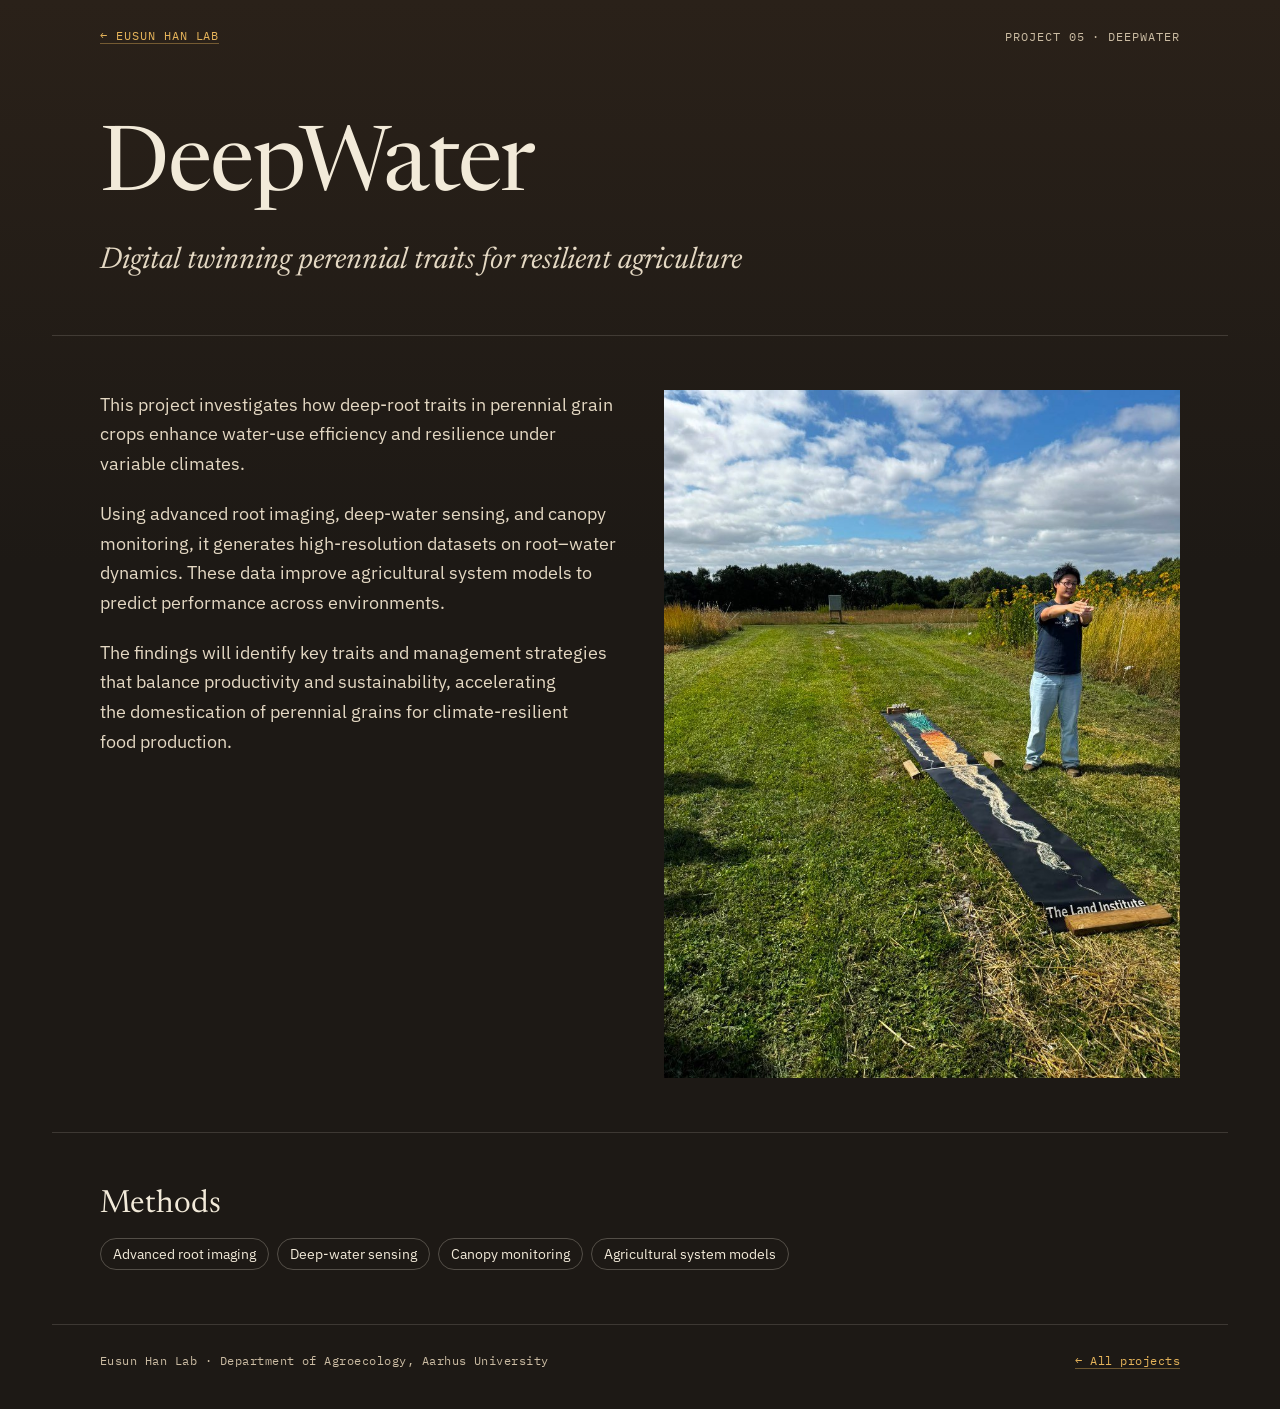
<file: site/projects/deepwater/index.html>
<!DOCTYPE html>
<html lang="en">
<head>
<meta charset="utf-8">
<meta name="viewport" content="width=device-width, initial-scale=1">
<title>DeepWater · Eusun Han Lab</title>
<meta name="description" content="DeepWater: how deep-root traits in perennial grain crops improve water-use efficiency and resilience under variable climates.">
<meta name="theme-color" content="#1d1915">
<link rel="icon" href="../../assets/img/logo-symbol.png">
<link rel="preconnect" href="https://fonts.googleapis.com">
<link rel="preconnect" href="https://fonts.gstatic.com" crossorigin>
<link href="https://fonts.googleapis.com/css2?family=Newsreader:ital,opsz,wght@0,6..72,400;0,6..72,500;1,6..72,400&family=IBM+Plex+Sans:wght@400;500&family=IBM+Plex+Mono:wght@400;500&display=swap" rel="stylesheet">
<link rel="stylesheet" href="../../assets/css/site.css">
</head>
<body>
<div class="page">
<header class="page__bar">
  <a href="../../#projects">← Eusun Han Lab</a>
  <span>Project 05 · DeepWater</span>
</header>

<main>
<section class="page__section page__section--intro">
  <h1 class="page__title">DeepWater</h1>
  <p class="page__subtitle">Digital twinning perennial traits for resilient agriculture</p>
</section>

<section class="page__section page__section--split">
  <div class="prose">
    <p>This project investigates how deep-root traits in perennial grain crops enhance water-use efficiency and resilience under variable climates.</p>
    <p>Using advanced root imaging, deep-water sensing, and canopy monitoring, it generates high-resolution datasets on root–water dynamics. These data improve agricultural system models to predict performance across environments.</p>
    <p>The findings will identify key traits and management strategies that balance productivity and sustainability, accelerating the domestication of perennial grains for climate-resilient food production.</p>
  </div>
  <img class="figure-full" src="../../assets/img/projects/deepwater-field.jpg" alt="Deep perennial root system banner laid out in the field" width="825" height="1100">
</section>

<section class="page__section page__section--chips">
  <h2 class="page__h2 page__h2--sm">Methods</h2>
  <div class="chips">
    <span class="chip chip--lg">Advanced root imaging</span>
    <span class="chip chip--lg">Deep-water sensing</span>
    <span class="chip chip--lg">Canopy monitoring</span>
    <span class="chip chip--lg">Agricultural system models</span>
  </div>
</section>
</main>

<footer class="page__footer">
  <span>Eusun Han Lab · Department of Agroecology, Aarhus University</span>
  <a href="../../#projects">← All projects</a>
</footer>
</div>
</body>
</html>
</file>
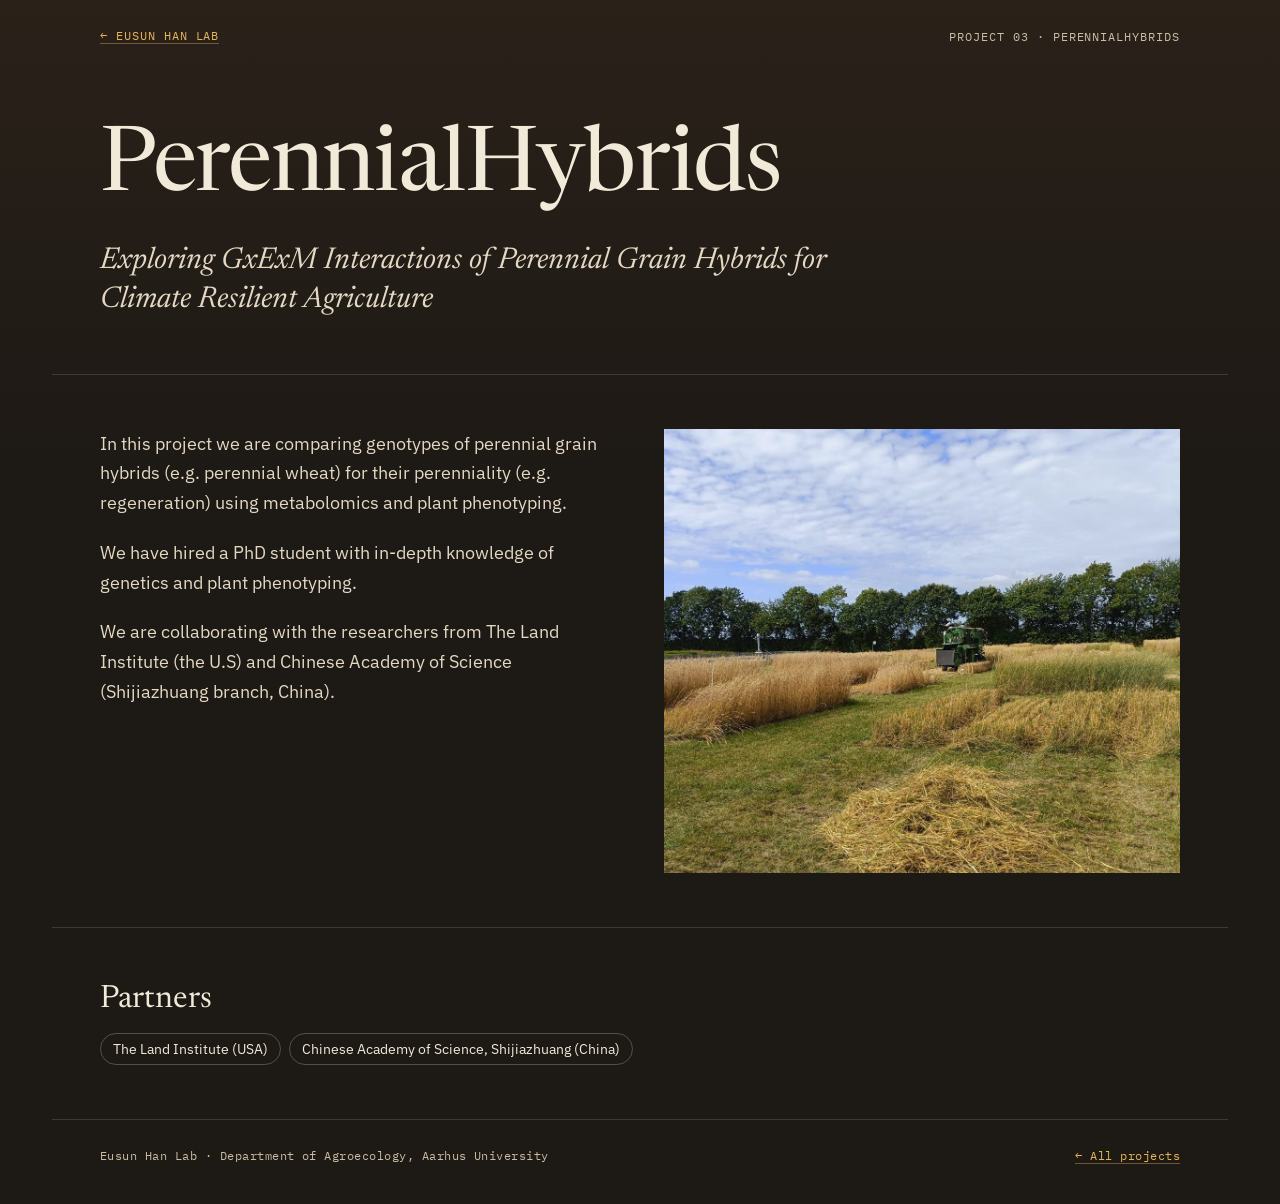
<file: site/projects/perennialhybrids/index.html>
<!DOCTYPE html>
<html lang="en">
<head>
<meta charset="utf-8">
<meta name="viewport" content="width=device-width, initial-scale=1">
<title>PerennialHybrids · Eusun Han Lab</title>
<meta name="description" content="PerennialHybrids: comparing perennial grain hybrid genotypes for perenniality using metabolomics and plant phenotyping.">
<meta name="theme-color" content="#1d1915">
<link rel="icon" href="../../assets/img/logo-symbol.png">
<link rel="preconnect" href="https://fonts.googleapis.com">
<link rel="preconnect" href="https://fonts.gstatic.com" crossorigin>
<link href="https://fonts.googleapis.com/css2?family=Newsreader:ital,opsz,wght@0,6..72,400;0,6..72,500;1,6..72,400&family=IBM+Plex+Sans:wght@400;500&family=IBM+Plex+Mono:wght@400;500&display=swap" rel="stylesheet">
<link rel="stylesheet" href="../../assets/css/site.css">
</head>
<body>
<div class="page">
<header class="page__bar">
  <a href="../../#projects">← Eusun Han Lab</a>
  <span>Project 03 · PerennialHybrids</span>
</header>

<main>
<section class="page__section page__section--intro">
  <h1 class="page__title">PerennialHybrids</h1>
  <p class="page__subtitle">Exploring GxExM Interactions of Perennial Grain Hybrids for Climate Resilient Agriculture</p>
</section>

<section class="page__section page__section--split">
  <div class="prose">
    <p>In this project we are comparing genotypes of perennial grain hybrids (e.g. perennial wheat) for their perenniality (e.g. regeneration) using metabolomics and plant phenotyping.</p>
    <p>We have hired a PhD student with in-depth knowledge of genetics and plant phenotyping.</p>
    <p>We are collaborating with the researchers from The Land Institute (the U.S) and Chinese Academy of Science (Shijiazhuang branch, China).</p>
  </div>
  <img class="figure-full" src="../../assets/img/projects/perennialhybrids-harvest.jpg" alt="Harvesting perennial grain hybrid plots" style="aspect-ratio:1/0.86;object-fit:cover;object-position:50% 0%">
</section>

<section class="page__section page__section--chips">
  <h2 class="page__h2 page__h2--sm">Partners</h2>
  <div class="chips">
    <span class="chip chip--lg">The Land Institute (USA)</span>
    <span class="chip chip--lg">Chinese Academy of Science, Shijiazhuang (China)</span>
  </div>
</section>
</main>

<footer class="page__footer">
  <span>Eusun Han Lab · Department of Agroecology, Aarhus University</span>
  <a href="../../#projects">← All projects</a>
</footer>
</div>
</body>
</html>
</file>
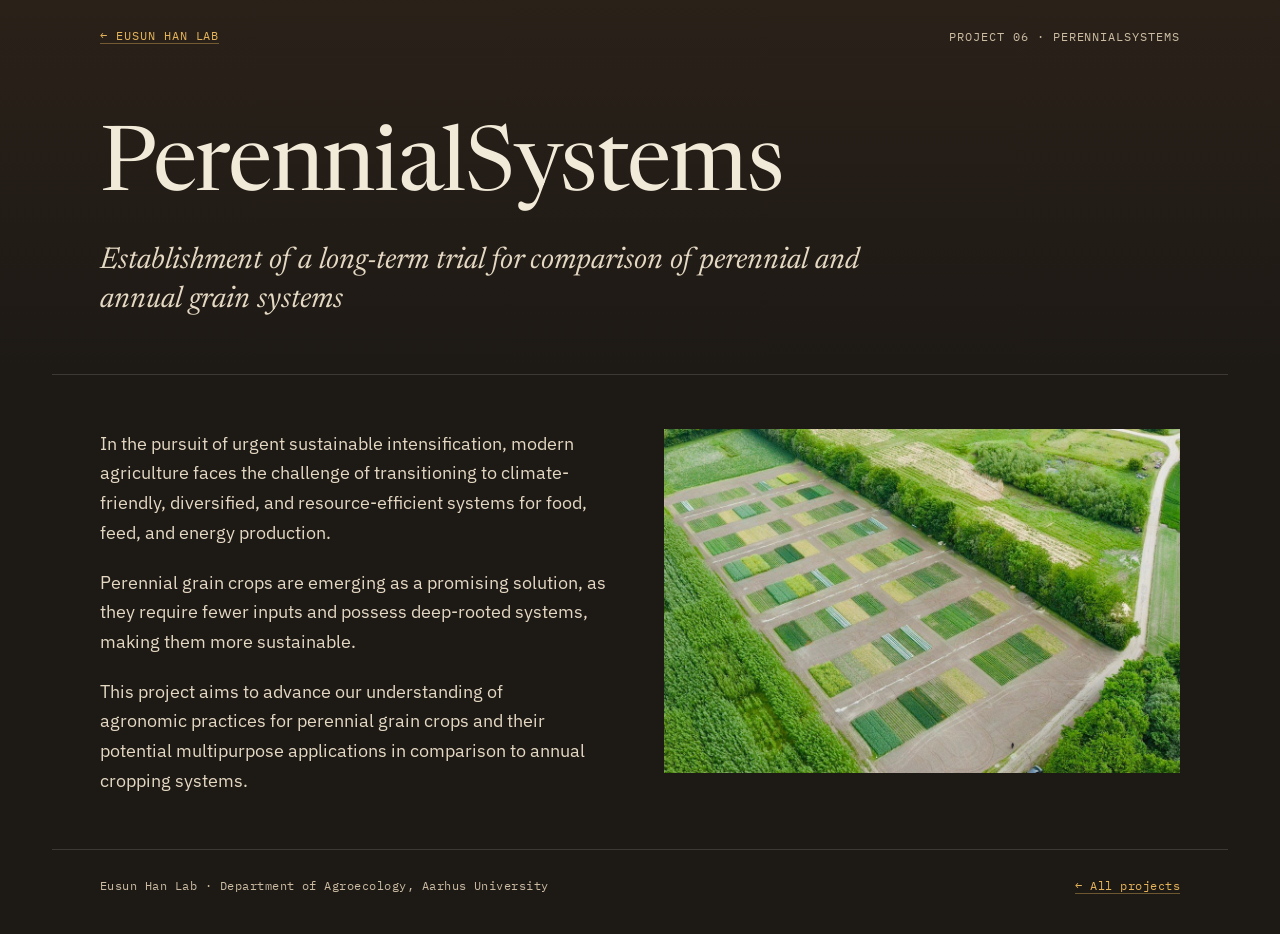
<file: site/projects/perennialsystems/index.html>
<!DOCTYPE html>
<html lang="en">
<head>
<meta charset="utf-8">
<meta name="viewport" content="width=device-width, initial-scale=1">
<title>PerennialSystems · Eusun Han Lab</title>
<meta name="description" content="PerennialSystems: a long-term field trial comparing perennial and annual grain cropping systems.">
<meta name="theme-color" content="#1d1915">
<link rel="icon" href="../../assets/img/logo-symbol.png">
<link rel="preconnect" href="https://fonts.googleapis.com">
<link rel="preconnect" href="https://fonts.gstatic.com" crossorigin>
<link href="https://fonts.googleapis.com/css2?family=Newsreader:ital,opsz,wght@0,6..72,400;0,6..72,500;1,6..72,400&family=IBM+Plex+Sans:wght@400;500&family=IBM+Plex+Mono:wght@400;500&display=swap" rel="stylesheet">
<link rel="stylesheet" href="../../assets/css/site.css">
</head>
<body>
<div class="page">
<header class="page__bar">
  <a href="../../#projects">← Eusun Han Lab</a>
  <span>Project 06 · PerennialSystems</span>
</header>

<main>
<section class="page__section page__section--intro">
  <h1 class="page__title">PerennialSystems</h1>
  <p class="page__subtitle">Establishment of a long-term trial for comparison of perennial and annual grain systems</p>
</section>

<section class="page__section page__section--split">
  <div class="prose">
    <p>In the pursuit of urgent sustainable intensification, modern agriculture faces the challenge of transitioning to climate-friendly, diversified, and resource-efficient systems for food, feed, and energy production.</p>
    <p>Perennial grain crops are emerging as a promising solution, as they require fewer inputs and possess deep-rooted systems, making them more sustainable.</p>
    <p>This project aims to advance our understanding of agronomic practices for perennial grain crops and their potential multipurpose applications in comparison to annual cropping systems.</p>
  </div>
  <img class="figure-full" src="../../assets/img/projects/perennialsystems-aerial.jpg" alt="Aerial view of the long-term perennial and annual grain trial plots" width="1086" height="724">
</section>
</main>

<footer class="page__footer">
  <span>Eusun Han Lab · Department of Agroecology, Aarhus University</span>
  <a href="../../#projects">← All projects</a>
</footer>
</div>
</body>
</html>
</file>
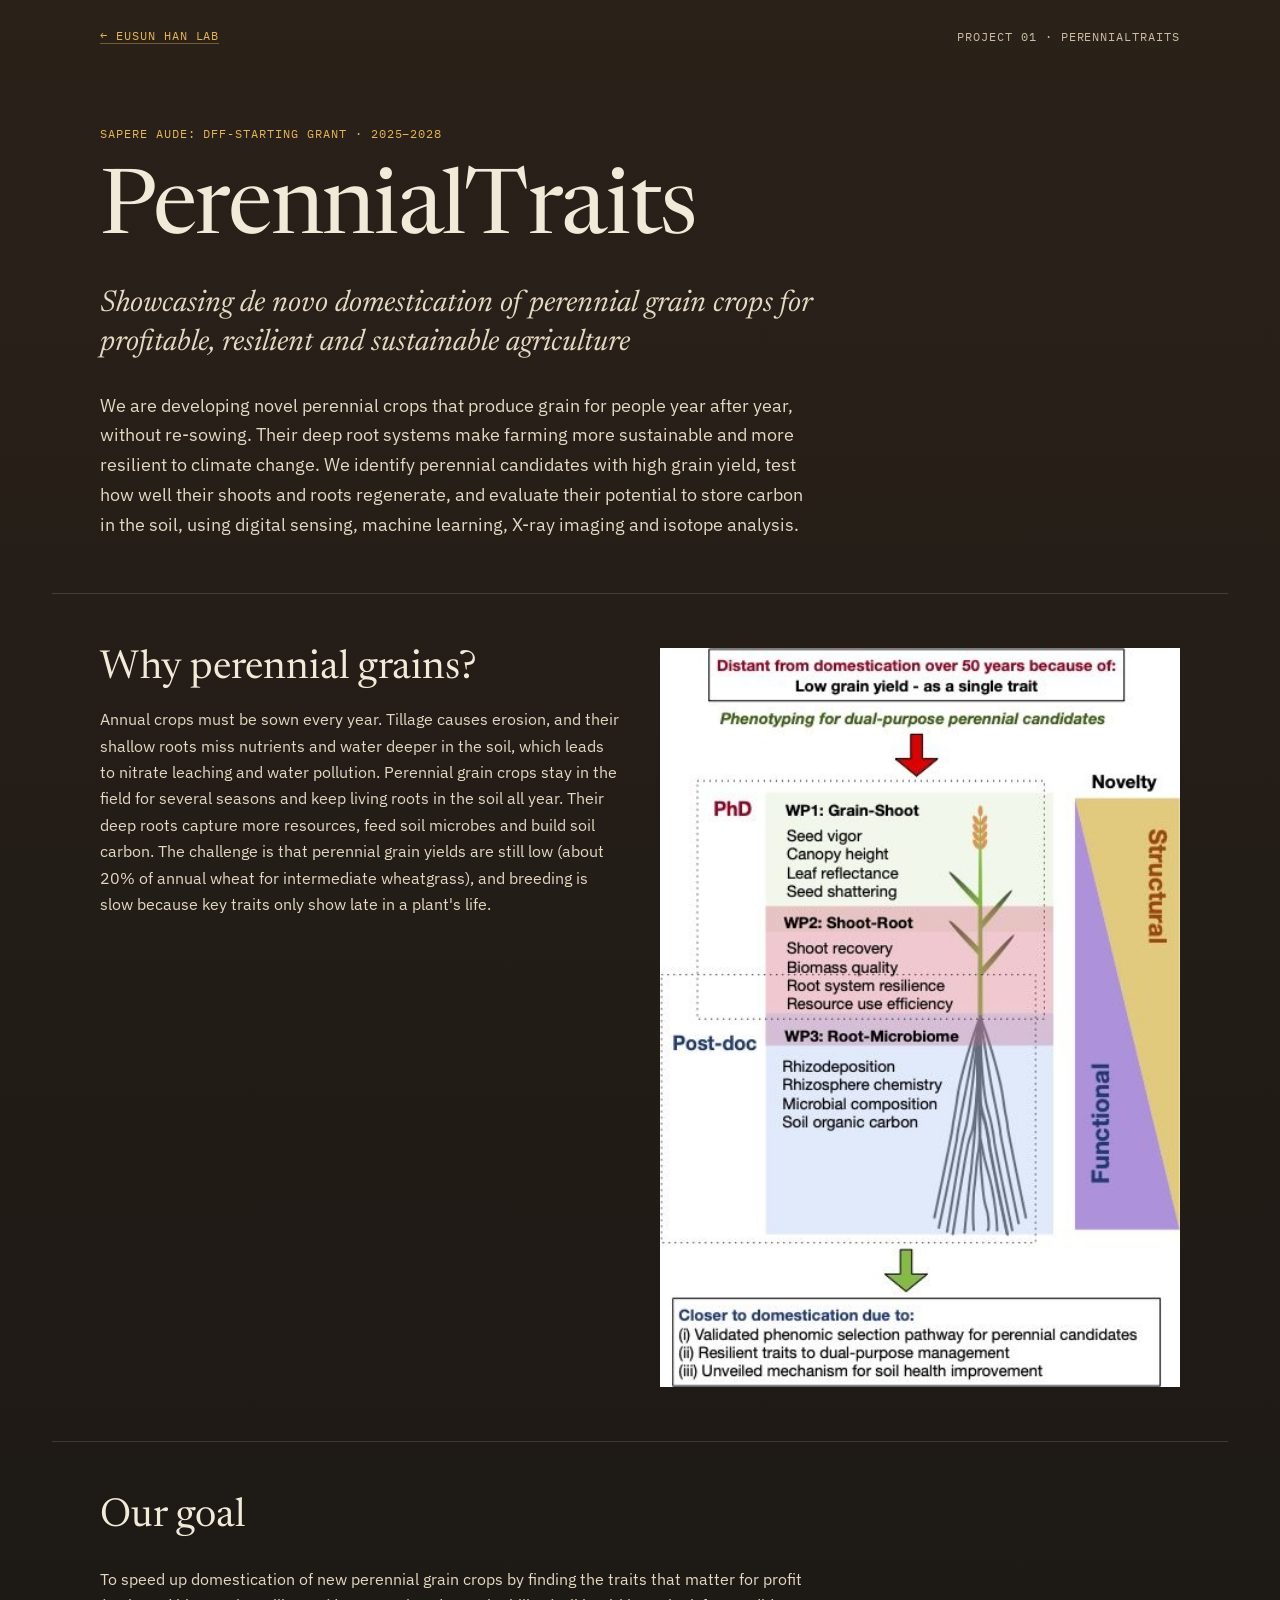
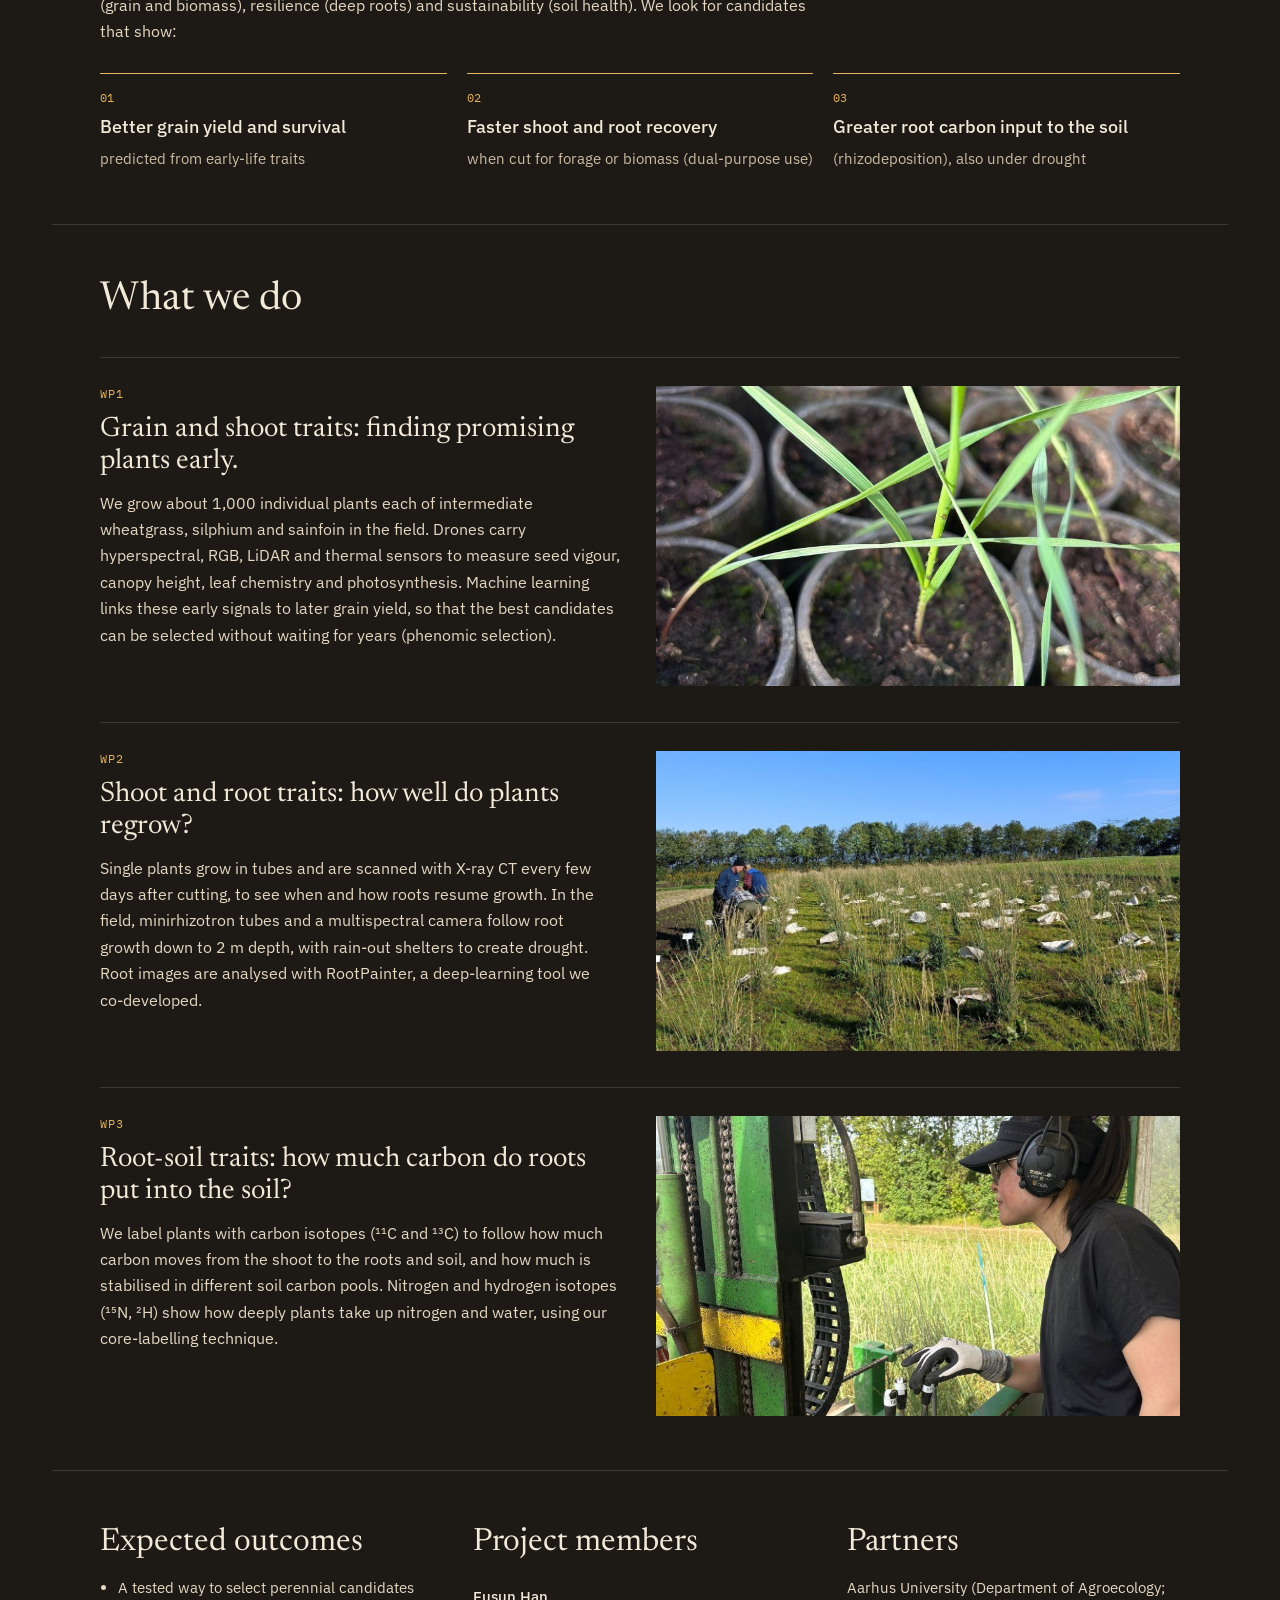
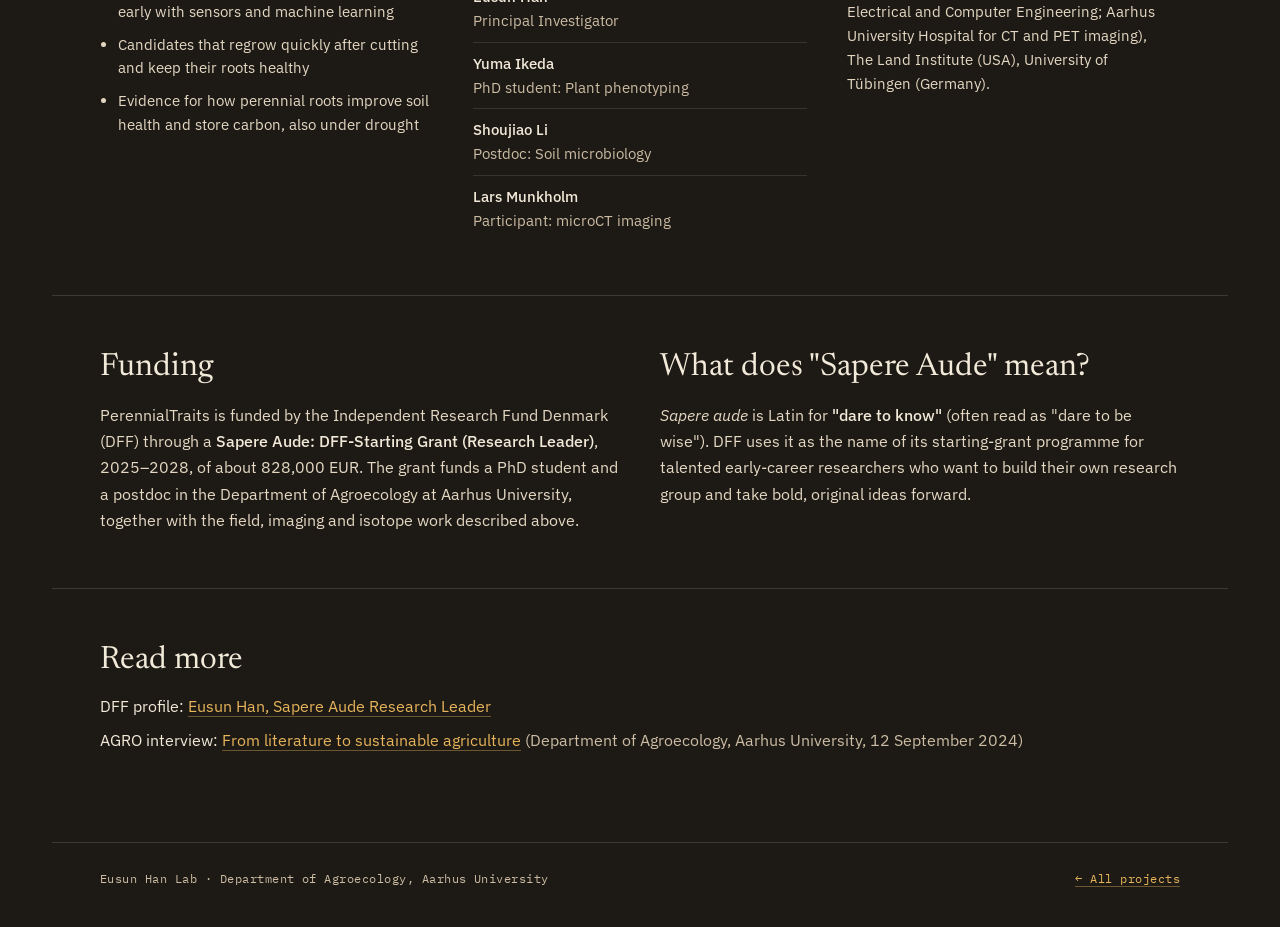
<file: site/projects/perennialtraits/index.html>
<!DOCTYPE html>
<html lang="en">
<head>
<meta charset="utf-8">
<meta name="viewport" content="width=device-width, initial-scale=1">
<title>PerennialTraits · Eusun Han Lab</title>
<meta name="description" content="PerennialTraits: showcasing de novo domestication of perennial grain crops for profitable, resilient and sustainable agriculture.">
<meta name="theme-color" content="#1d1915">
<link rel="icon" href="../../assets/img/logo-symbol.png">
<link rel="preconnect" href="https://fonts.googleapis.com">
<link rel="preconnect" href="https://fonts.gstatic.com" crossorigin>
<link href="https://fonts.googleapis.com/css2?family=Newsreader:ital,opsz,wght@0,6..72,400;0,6..72,500;1,6..72,400&family=IBM+Plex+Sans:wght@400;500&family=IBM+Plex+Mono:wght@400;500&display=swap" rel="stylesheet">
<link rel="stylesheet" href="../../assets/css/site.css">
</head>
<body>
<div class="page">
<header class="page__bar">
  <a href="../../#projects">← Eusun Han Lab</a>
  <span>Project 01 · PerennialTraits</span>
</header>

<main>
<section class="page__section page__section--intro">
  <span class="page__kicker">Sapere Aude: DFF-Starting Grant · 2025–2028</span>
  <h1 class="page__title">PerennialTraits</h1>
  <p class="page__subtitle">Showcasing de novo domestication of perennial grain crops for profitable, resilient and sustainable agriculture</p>
  <p class="lead lead--narrow">We are developing novel perennial crops that produce grain for people year after year, without re-sowing. Their deep root systems make farming more sustainable and more resilient to climate change. We identify perennial candidates with high grain yield, test how well their shoots and roots regenerate, and evaluate their potential to store carbon in the soil, using digital sensing, machine learning, X-ray imaging and isotope analysis.</p>
</section>

<section class="page__section page__section--split page__section--split-40">
  <div class="col">
    <h2 class="page__h2">Why perennial grains?</h2>
    <p class="body-text">Annual crops must be sown every year. Tillage causes erosion, and their shallow roots miss nutrients and water deeper in the soil, which leads to nitrate leaching and water pollution. Perennial grain crops stay in the field for several seasons and keep living roots in the soil all year. Their deep roots capture more resources, feed soil microbes and build soil carbon. The challenge is that perennial grain yields are still low (about 20% of annual wheat for intermediate wheatgrass), and breeding is slow because key traits only show late in a plant's life.</p>
  </div>
  <img class="figure-full figure-full--white" src="../../assets/img/projects/perennialtraits-workpackages.jpg" alt="PerennialTraits work packages: from grain-shoot to shoot-root to root-microbiome traits" width="431" height="612">
</section>

<section class="page__section" style="gap:28px">
  <h2 class="page__h2">Our goal</h2>
  <p class="body-text body-text--narrow">To speed up domestication of new perennial grain crops by finding the traits that matter for profit (grain and biomass), resilience (deep roots) and sustainability (soil health). We look for candidates that show:</p>
  <ol class="goals">
    <li><span>01</span><strong>Better grain yield and survival</strong><span>predicted from early-life traits</span></li>
    <li><span>02</span><strong>Faster shoot and root recovery</strong><span>when cut for forage or biomass (dual-purpose use)</span></li>
    <li><span>03</span><strong>Greater root carbon input to the soil</strong><span>(rhizodeposition), also under drought</span></li>
  </ol>
</section>

<section class="page__section" style="gap:36px">
  <h2 class="page__h2">What we do</h2>

  <article class="wp">
    <div class="wp__text">
      <span class="wp__tag">WP1</span>
      <h3 class="wp__title">Grain and shoot traits: finding promising plants early.</h3>
      <p class="body-text">We grow about 1,000 individual plants each of intermediate wheatgrass, silphium and sainfoin in the field. Drones carry hyperspectral, RGB, LiDAR and thermal sensors to measure seed vigour, canopy height, leaf chemistry and photosynthesis. Machine learning links these early signals to later grain yield, so that the best candidates can be selected without waiting for years (phenomic selection).</p>
    </div>
    <img class="wp__photo" src="../../assets/img/projects/perennialtraits-wp1-seedlings.jpg" alt="Perennial grass seedlings growing in individual tubes" style="object-position:50% 50%" loading="lazy">
  </article>

  <article class="wp">
    <div class="wp__text">
      <span class="wp__tag">WP2</span>
      <h3 class="wp__title">Shoot and root traits: how well do plants regrow?</h3>
      <p class="body-text">Single plants grow in tubes and are scanned with X-ray CT every few days after cutting, to see when and how roots resume growth. In the field, minirhizotron tubes and a multispectral camera follow root growth down to 2 m depth, with rain-out shelters to create drought. Root images are analysed with RootPainter, a deep-learning tool we co-developed.</p>
    </div>
    <img class="wp__photo" src="../../assets/img/projects/perennialtraits-wp2-field.jpg" alt="Researchers sampling perennial grass plants in the field trial" style="object-position:50% 70%" loading="lazy">
  </article>

  <article class="wp">
    <div class="wp__text">
      <span class="wp__tag">WP3</span>
      <h3 class="wp__title">Root-soil traits: how much carbon do roots put into the soil?</h3>
      <p class="body-text">We label plants with carbon isotopes (¹¹C and ¹³C) to follow how much carbon moves from the shoot to the roots and soil, and how much is stabilised in different soil carbon pools. Nitrogen and hydrogen isotopes (¹⁵N, ²H) show how deeply plants take up nitrogen and water, using our core-labelling technique.</p>
    </div>
    <img class="wp__photo" src="../../assets/img/projects/perennialtraits-wp3-coring.jpg" alt="Operating a hydraulic soil corer to collect deep soil samples" style="object-position:50% 45%" loading="lazy">
  </article>
</section>

<section class="page__section page__section--thirds">
  <div class="col">
    <h2 class="page__h2 page__h2--sm">Expected outcomes</h2>
    <ul class="bullets">
      <li>A tested way to select perennial candidates early with sensors and machine learning</li>
      <li>Candidates that regrow quickly after cutting and keep their roots healthy</li>
      <li>Evidence for how perennial roots improve soil health and store carbon, also under drought</li>
    </ul>
  </div>
  <div class="col">
    <h2 class="page__h2 page__h2--sm">Project members</h2>
    <div class="roster">
      <div><strong>Eusun Han</strong><span>Principal Investigator</span></div>
      <div><strong>Yuma Ikeda</strong><span>PhD student: Plant phenotyping</span></div>
      <div><strong>Shoujiao Li</strong><span>Postdoc: Soil microbiology</span></div>
      <div><strong>Lars Munkholm</strong><span>Participant: microCT imaging</span></div>
    </div>
  </div>
  <div class="col">
    <h2 class="page__h2 page__h2--sm">Partners</h2>
    <p class="body-text body-text--sm">Aarhus University (Department of Agroecology; Electrical and Computer Engineering; Aarhus University Hospital for CT and PET imaging), The Land Institute (USA), University of Tübingen (Germany).</p>
  </div>
</section>

<section class="page__section page__section--split page__section--split-40">
  <div class="col">
    <h2 class="page__h2 page__h2--sm">Funding</h2>
    <p class="body-text">PerennialTraits is funded by the Independent Research Fund Denmark (DFF) through a <strong>Sapere Aude: DFF-Starting Grant (Research Leader)</strong>, 2025–2028, of about 828,000 EUR. The grant funds a PhD student and a postdoc in the Department of Agroecology at Aarhus University, together with the field, imaging and isotope work described above.</p>
  </div>
  <div class="col">
    <h2 class="page__h2 page__h2--sm">What does "Sapere Aude" mean?</h2>
    <p class="body-text"><em>Sapere aude</em> is Latin for <strong>"dare to know"</strong> (often read as "dare to be wise"). DFF uses it as the name of its starting-grant programme for talented early-career researchers who want to build their own research group and take bold, original ideas forward.</p>
  </div>
</section>

<section class="page__section page__section--last page__section--chips">
  <h2 class="page__h2 page__h2--sm">Read more</h2>
  <div class="read-more">
    <span>DFF profile: <a href="https://dff.dk/en/our-funded-projects/meet-the-researchers/research-leaders/eksterne-personer-en/research-leaders-2024/eusun-han" target="_blank" rel="noopener">Eusun Han, Sapere Aude Research Leader</a></span>
    <span>AGRO interview: <a href="https://agro.au.dk/en/current-news/news/show/artikel/from-literature-to-sustainable-agriculture" target="_blank" rel="noopener">From literature to sustainable agriculture</a> <span class="note">(Department of Agroecology, Aarhus University, 12 September 2024)</span></span>
  </div>
</section>
</main>

<footer class="page__footer">
  <span>Eusun Han Lab · Department of Agroecology, Aarhus University</span>
  <a href="../../#projects">← All projects</a>
</footer>
</div>
</body>
</html>
</file>
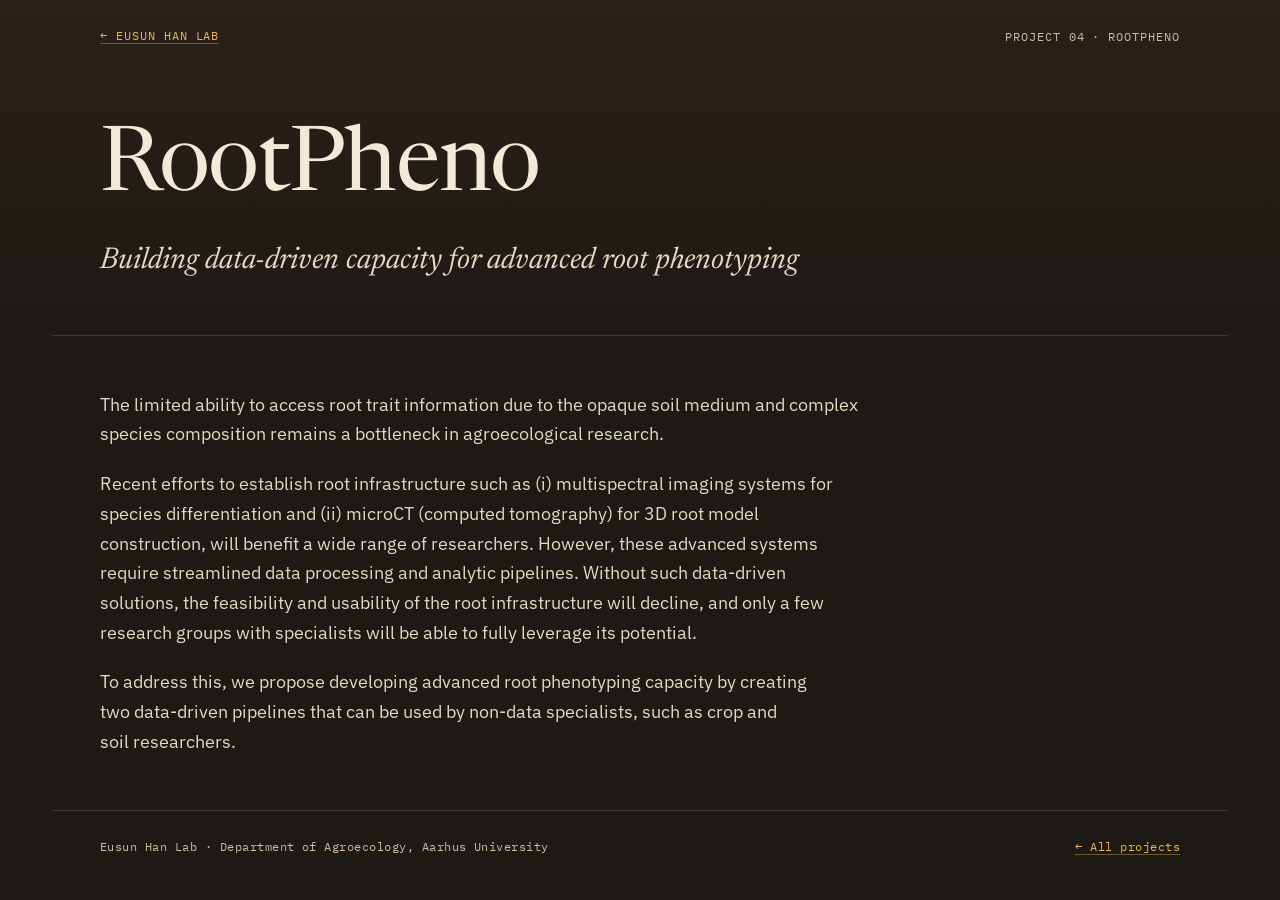
<file: site/projects/rootpheno/index.html>
<!DOCTYPE html>
<html lang="en">
<head>
<meta charset="utf-8">
<meta name="viewport" content="width=device-width, initial-scale=1">
<title>RootPheno · Eusun Han Lab</title>
<meta name="description" content="RootPheno: data-driven pipelines that let non-specialists use advanced root phenotyping infrastructure.">
<meta name="theme-color" content="#1d1915">
<link rel="icon" href="../../assets/img/logo-symbol.png">
<link rel="preconnect" href="https://fonts.googleapis.com">
<link rel="preconnect" href="https://fonts.gstatic.com" crossorigin>
<link href="https://fonts.googleapis.com/css2?family=Newsreader:ital,opsz,wght@0,6..72,400;0,6..72,500;1,6..72,400&family=IBM+Plex+Sans:wght@400;500&family=IBM+Plex+Mono:wght@400;500&display=swap" rel="stylesheet">
<link rel="stylesheet" href="../../assets/css/site.css">
</head>
<body>
<div class="page">
<header class="page__bar">
  <a href="../../#projects">← Eusun Han Lab</a>
  <span>Project 04 · RootPheno</span>
</header>

<main>
<section class="page__section page__section--intro">
  <h1 class="page__title">RootPheno</h1>
  <p class="page__subtitle">Building data-driven capacity for advanced root phenotyping</p>
</section>

<section class="page__section">
  <div class="prose prose--narrow">
    <p>The limited ability to access root trait information due to the opaque soil medium and complex species composition remains a bottleneck in agroecological research.</p>
    <p>Recent efforts to establish root infrastructure such as (i) multispectral imaging systems for species differentiation and (ii) microCT (computed tomography) for 3D root model construction, will benefit a wide range of researchers. However, these advanced systems require streamlined data processing and analytic pipelines. Without such data-driven solutions, the feasibility and usability of the root infrastructure will decline, and only a few research groups with specialists will be able to fully leverage its potential.</p>
    <p>To address this, we propose developing advanced root phenotyping capacity by creating two data-driven pipelines that can be used by non-data specialists, such as crop and soil researchers.</p>
  </div>
</section>
</main>

<footer class="page__footer">
  <span>Eusun Han Lab · Department of Agroecology, Aarhus University</span>
  <a href="../../#projects">← All projects</a>
</footer>
</div>
</body>
</html>
</file>
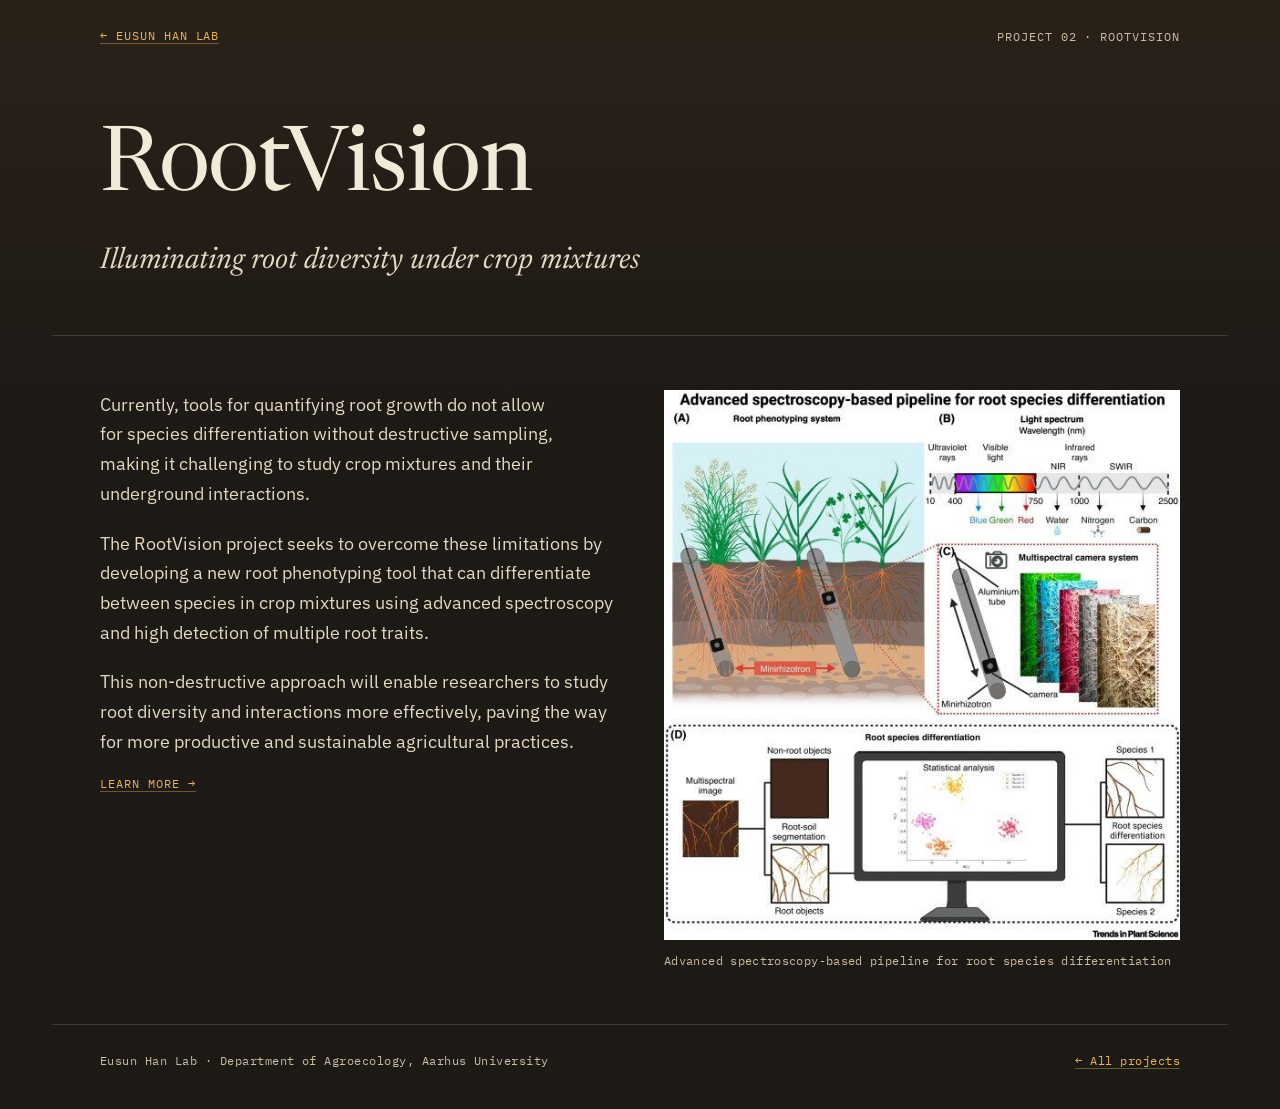
<file: site/projects/rootvision/index.html>
<!DOCTYPE html>
<html lang="en">
<head>
<meta charset="utf-8">
<meta name="viewport" content="width=device-width, initial-scale=1">
<title>RootVision · Eusun Han Lab</title>
<meta name="description" content="RootVision: a new, non-destructive root phenotyping tool that tells species apart in crop mixtures using advanced spectroscopy.">
<meta name="theme-color" content="#1d1915">
<link rel="icon" href="../../assets/img/logo-symbol.png">
<link rel="preconnect" href="https://fonts.googleapis.com">
<link rel="preconnect" href="https://fonts.gstatic.com" crossorigin>
<link href="https://fonts.googleapis.com/css2?family=Newsreader:ital,opsz,wght@0,6..72,400;0,6..72,500;1,6..72,400&family=IBM+Plex+Sans:wght@400;500&family=IBM+Plex+Mono:wght@400;500&display=swap" rel="stylesheet">
<link rel="stylesheet" href="../../assets/css/site.css">
</head>
<body>
<div class="page">
<header class="page__bar">
  <a href="../../#projects">← Eusun Han Lab</a>
  <span>Project 02 · RootVision</span>
</header>

<main>
<section class="page__section page__section--intro">
  <h1 class="page__title">RootVision</h1>
  <p class="page__subtitle">Illuminating root diversity under crop mixtures</p>
</section>

<section class="page__section page__section--split">
  <div class="prose">
    <p>Currently, tools for quantifying root growth do not allow for species differentiation without destructive sampling, making it challenging to study crop mixtures and their underground interactions.</p>
    <p>The RootVision project seeks to overcome these limitations by developing a new root phenotyping tool that can differentiate between species in crop mixtures using advanced spectroscopy and high detection of multiple root traits.</p>
    <p>This non-destructive approach will enable researchers to study root diversity and interactions more effectively, paving the way for more productive and sustainable agricultural practices.</p>
    <a class="manual-link" style="letter-spacing:.08em" href="https://agro.au.dk/aktuelt/nyheder/vis/artikel/rootvision-projektet-vil-udvikle-et-nyt-vaerktoej-til-at-studere-afgroedeblandinger" target="_blank" rel="noopener">Learn more →</a>
  </div>
  <figure>
    <img class="figure-full figure-full--white" src="../../assets/img/projects/rootvision-pipeline.jpg" alt="Advanced spectroscopy-based pipeline for root species differentiation" width="566" height="603">
    <figcaption>Advanced spectroscopy-based pipeline for root species differentiation</figcaption>
  </figure>
</section>
</main>

<footer class="page__footer">
  <span>Eusun Han Lab · Department of Agroecology, Aarhus University</span>
  <a href="../../#projects">← All projects</a>
</footer>
</div>
</body>
</html>
</file>
<file: site/assets/css/site.css>
/* Eusun Han Lab — shared styles for the main page and the project/profile pages. */

:root {
  --bg: #1d1915;
  --bg-top: #2a2119;
  --ink: #f2ead9;
  --ink-soft: #efe4cf;
  --ink-body: #e4d8c3;
  --ink-muted: #cbbca3;
  --gold: #e6b45a;
  --gold-hi: #f6d38e;
  --gold-line: rgba(230, 180, 90, .4);
  --line: rgba(242, 234, 217, .15);
  --line-strong: rgba(242, 234, 217, .2);
  --line-soft: rgba(242, 234, 217, .12);
  --chip-line: rgba(242, 234, 217, .25);
  --leaf: #5d7240;
  --leaf-ink: #1f2a1c;

  --serif: 'Newsreader', serif;
  --sans: 'IBM Plex Sans', sans-serif;
  --mono: 'IBM Plex Mono', monospace;

  --gutter: clamp(20px, 7vw, 120px);
  --page-gutter: clamp(20px, 5vw, 48px);
}

html, body { margin: 0; padding: 0; background: var(--bg); }
body { -webkit-font-smoothing: antialiased; font-family: var(--sans); color: var(--ink); }
img { max-width: 100%; }

a { color: var(--gold); text-decoration: none; border-bottom: 1px solid var(--gold-line); }
a:hover { color: var(--gold-hi); border-bottom-color: var(--gold-hi); }
::selection { background: var(--gold); color: #1f1812; }

.visually-hidden {
  position: absolute; width: 1px; height: 1px; margin: -1px; padding: 0;
  overflow: hidden; clip: rect(0 0 0 0); white-space: nowrap; border: 0;
}

/* ---------- shared atoms ---------- */

.mono-label {
  font-family: var(--mono); font-size: 11px; letter-spacing: .06em; text-transform: uppercase;
  color: var(--ink-muted);
}
.link-caps {
  align-self: flex-start;
  font-family: var(--mono); font-size: 11px; letter-spacing: .08em; text-transform: uppercase;
  color: var(--gold); text-decoration: none; border-bottom: 1px solid var(--gold-line);
}
.link-mail {
  align-self: flex-start;
  font-family: var(--mono); font-size: 11px; letter-spacing: .02em;
  color: var(--gold); text-decoration: none; border-bottom: 1px solid var(--gold-line);
  word-break: break-all;
}
.chips { display: flex; flex-wrap: wrap; gap: 8px; }
.chip { font-size: 13px; padding: 6px 12px; border: 1px solid var(--chip-line); border-radius: 999px; }
.chip--lg { font-size: 14px; }

.pill {
  font: 500 13px var(--sans); padding: 10px 16px; border-radius: 999px; cursor: pointer;
  background: transparent;
}

/* =========================================================
   Main page
   ========================================================= */

.lab { position: relative; overflow: hidden; }

.roots-canvas {
  position: fixed; left: 0; top: 0; width: 100vw; height: 100vh;
  pointer-events: none; z-index: 1;
}

/* ---------- depth meter ---------- */

.depth-meter {
  position: fixed; right: 28px; top: 50%; transform: translateY(-50%);
  height: 64vh; width: 160px; z-index: 5;
  font-family: var(--mono); font-size: 11px; letter-spacing: .04em;
  color: var(--leaf-ink);
  transition: color .2s;
}
.depth-meter.is-underground { color: var(--ink); }
.depth-meter::before {
  content: ""; position: absolute; right: 0; top: 0; bottom: 0; width: 1px;
  background: currentColor; opacity: .35;
}
.depth-meter__stop {
  position: absolute; right: 0; transform: translateY(-50%);
  display: flex; align-items: center; gap: 8px; padding: 4px 0;
  cursor: pointer; color: inherit; border: 0; background: none;
  font: inherit; letter-spacing: inherit;
}
.depth-meter__stop:hover { color: var(--gold); }
.depth-meter__stop::after { content: ""; width: 8px; height: 1px; background: currentColor; }
.depth-meter__dot {
  position: absolute; right: -5px; top: 0; transform: translateY(-50%);
  width: 11px; height: 11px; border-radius: 50%;
  background: var(--gold); box-shadow: 0 0 0 4px rgba(230, 180, 90, .25);
  pointer-events: none;
}
@media (max-width: 819px) { .depth-meter { display: none; } }

/* ---------- hero (surface) ---------- */

.hero {
  position: relative; min-height: 100vh; box-sizing: border-box;
  background: linear-gradient(180deg, #e6ebe2 0%, #eef0e8 55%, #e9e6da 100%);
  color: var(--leaf-ink);
  display: flex; flex-direction: column; justify-content: space-between; gap: 40px;
  padding: clamp(24px, 5vw, 48px) var(--gutter) 40px;
}
.hero > * { position: relative; z-index: 2; }
.hero__top { display: flex; justify-content: space-between; align-items: center; gap: 20px; flex-wrap: wrap; }
.hero__logo { height: 44px; width: auto; display: block; }
.hero__dept { font-family: var(--mono); font-size: 12px; letter-spacing: .06em; text-transform: uppercase; color: #4a5640; }
.hero__main { max-width: 620px; }
.hero__kicker {
  font-family: var(--mono); font-size: 12px; letter-spacing: .06em; text-transform: uppercase;
  color: var(--leaf); margin-bottom: 20px;
}
.hero__title {
  font-family: var(--serif); font-weight: 400; font-size: clamp(56px, 9vw, 128px);
  line-height: .92; letter-spacing: -.02em; margin: 0 0 28px;
}
.hero__title em { font-style: italic; color: var(--leaf); }
.hero__intro {
  font-size: clamp(16px, 1.5vw, 19px); line-height: 1.6; margin: 0 0 32px;
  max-width: 540px; text-wrap: pretty; color: #2f3a2a;
}
.hero__intro a { color: #3f5a2a; border-bottom-color: rgba(63, 90, 42, .4); }
.hero__picker { display: flex; flex-direction: column; gap: 10px; }
.hero__picker-label { font-family: var(--mono); font-size: 11px; letter-spacing: .06em; text-transform: uppercase; color: #4a5640; }
.hero__picker-row { display: flex; gap: 8px; flex-wrap: wrap; }
.crop-btn { border: 1px solid var(--leaf-ink); color: var(--leaf-ink); }
.crop-btn[aria-pressed="true"] { background: var(--leaf-ink); color: #eef0e8; }
.hero__scroll {
  display: flex; align-items: center; gap: 12px;
  font-family: var(--mono); font-size: 12px; letter-spacing: .06em; text-transform: uppercase; color: #4a5640;
}
.hero__scroll::before { content: ""; width: 1px; height: 36px; background: #4a5640; }

/* ---------- soil ---------- */

.soil {
  position: relative;
  background: linear-gradient(180deg, #2e2219 0%, #3a2a1f 10%, #4a3526 26%, #56402e 44%, #4b392b 62%, #3a2e25 80%, #24201c 92%, #1d1915 100%);
  border-top: 3px solid var(--leaf);
}
.layer { position: relative; min-height: 100vh; padding: 16vh 0 12vh; box-sizing: border-box; }
.layer--short { min-height: 90vh; }
.layer__label {
  position: absolute; left: 0; right: 0; top: 0; z-index: 4;
  padding: 10px var(--gutter);
  font-family: var(--mono); font-size: 11px; letter-spacing: .08em; text-transform: uppercase;
  color: var(--ink-muted); border-top: 1px dashed var(--line-strong);
}

.panel {
  position: relative; z-index: 2; box-sizing: content-box;
  max-width: 620px; margin: 0 20px 0 var(--gutter);
  padding: clamp(24px, 3vw, 40px);
  background: rgba(28, 20, 14, .62);
  -webkit-backdrop-filter: blur(6px); backdrop-filter: blur(6px);
  border: 1px solid var(--line-soft);
  display: flex; flex-direction: column; gap: var(--panel-gap, 20px);
}
.panel--wide { max-width: 720px; }
.panel__title {
  font-family: var(--serif); font-weight: 400; font-size: clamp(40px, 5vw, 64px);
  line-height: 1; margin: 0; letter-spacing: -.01em;
}
.panel__title--tight { margin-bottom: 6px; }

/* rule-separated block inside a panel */
.block { display: flex; flex-direction: column; gap: 8px; border-top: 1px solid var(--line-strong); padding-top: 18px; }
.block--loose { gap: 12px; }
.block__title { font-weight: 500; font-size: 18px; }
.block__text { font-size: 15px; line-height: 1.55; color: var(--ink-muted); }

/* ---------- research ---------- */

.theme { display: flex; flex-direction: column; gap: 10px; border-top: 1px solid var(--line-strong); padding-top: 16px; }
.theme__num { font-family: var(--mono); font-size: 11px; color: var(--gold); }
.theme__title { font-family: var(--serif); font-weight: 400; font-size: 28px; line-height: 1.1; }
.theme__body { font-size: 16px; line-height: 1.55; color: var(--ink-body); text-wrap: pretty; font-family: Arial, Helvetica, sans-serif; }
.theme__body p { margin: 0.5rem 0; max-width: 720px; }
.theme__body .theme__summary { margin: 1em 0; font-weight: 600; color: var(--ink); }
.theme__body a { color: inherit; }

/* ---------- projects ---------- */

.project-list { display: flex; flex-direction: column; border-top: 1px solid var(--line-strong); }
.project-link {
  display: flex; flex-direction: column; gap: 10px; padding: 20px 0;
  border-bottom: 1px solid var(--line); color: var(--ink); text-decoration: none;
  transition: background .2s;
}
.project-link:hover { color: var(--ink); background: rgba(242, 234, 217, .04); border-bottom-color: var(--line); }
.project-link__head { display: flex; justify-content: space-between; align-items: baseline; gap: 16px; }
.project-link__name { font-family: var(--serif); font-weight: 400; font-size: 30px; line-height: 1.1; margin: 0; }
.project-link__num { font-family: var(--mono); font-size: 11px; letter-spacing: .06em; color: var(--gold); }
.project-link__sub { font-size: 15px; line-height: 1.4; }
.project-link__text { margin: 0; font-size: 15px; line-height: 1.55; color: var(--ink-body); text-wrap: pretty; }
.project-link__cta { font-family: var(--mono); font-size: 11px; letter-spacing: .08em; text-transform: uppercase; color: var(--gold); }

/* ---------- methods ---------- */

.manual-link { align-self: flex-start; font-family: var(--mono); font-size: 12px; letter-spacing: .06em; text-transform: uppercase; }
.seg-row { display: flex; gap: 10px; align-items: center; flex-wrap: wrap; }
.seg-btn { border: 1px solid var(--gold); color: var(--gold); }
.seg-btn[aria-pressed="true"] { background: var(--gold); color: #1f1812; }
.seg-legend { display: flex; gap: 14px; flex-wrap: wrap; font-family: var(--mono); font-size: 11px; color: var(--ink-muted); }
.seg-legend[hidden] { display: none; }
.seg-legend span { display: flex; align-items: center; gap: 6px; }
.seg-legend i { width: 10px; height: 10px; }
.toolkit { margin: 0; display: flex; flex-direction: column; gap: 10px; border-top: 1px solid var(--line-strong); padding-top: 18px; }
.toolkit img { width: 100%; height: auto; display: block; background: #fff; }
.toolkit figcaption { font-family: var(--mono); font-size: 11px; letter-spacing: .06em; text-transform: uppercase; color: var(--ink-muted); }
.method-photos { display: grid; grid-template-columns: repeat(3, minmax(0, 1fr)); gap: 12px; }
.method-photos figure { margin: 0; display: flex; flex-direction: column; gap: 8px; }
.method-photos img { width: 100%; aspect-ratio: 3 / 4; object-fit: cover; display: block; }
.method-photos figcaption { font-size: 13px; line-height: 1.4; color: var(--ink-muted); }

/* ---------- people ---------- */

.pi { display: grid; grid-template-columns: 140px minmax(0, 1fr); gap: 22px; align-items: start; }
.pi__photo { width: 140px; height: 170px; object-fit: cover; object-position: 50% 30%; display: block; }
.pi__info { display: flex; flex-direction: column; gap: 8px; }
.pi__role { font-family: var(--mono); font-size: 11px; letter-spacing: .06em; text-transform: uppercase; color: var(--gold); }
.pi__name { font-family: var(--serif); font-weight: 400; font-size: 30px; line-height: 1.1; }
.pi__title { font-size: 14px; color: var(--ink-soft); }
.pi__bio { margin: 0; font-family: Arial, Helvetica, sans-serif; font-size: 16px; line-height: 1.55; color: var(--ink); }
@media (max-width: 480px) { .pi { grid-template-columns: minmax(0, 1fr); } }

.team {
  display: grid; grid-template-columns: repeat(auto-fill, minmax(150px, 1fr)); gap: 24px 18px;
  border-top: 1px solid var(--line-strong); padding-top: 24px;
}
.member { display: flex; flex-direction: column; gap: 6px; }
.member__photo { width: 100%; height: 150px; object-fit: cover; display: block; }
.member__name { font-weight: 500; font-size: 15px; margin-top: 4px; }
.member__role { font-size: 13px; color: var(--gold); }
.member__focus { font-size: 13px; line-height: 1.45; color: var(--ink-muted); }

/* ---------- publications & news ---------- */

.entry { display: grid; grid-template-columns: 52px minmax(0, 1fr); gap: 14px; border-top: 1px solid var(--line-strong); padding-top: 16px; }
.entry--news { grid-template-columns: 80px minmax(0, 1fr); }
.entry__date { font-family: var(--mono); font-size: 12px; color: var(--gold); }
.entry__body { display: flex; flex-direction: column; gap: 6px; }
.entry--news .entry__body { gap: 8px; }
.entry__title { align-self: flex-start; font-family: var(--serif); font-size: 20px; line-height: 1.25; }
a.entry__title { color: var(--ink); border-bottom-color: rgba(242, 234, 217, .25); }
a.entry__title:hover { color: var(--gold-hi); }
.entry__meta { font-size: 13px; line-height: 1.5; color: var(--ink-muted); }
.entry__text { font-size: 16px; line-height: 1.5; }
.entry__text strong { font-weight: 500; }
.entry__more { align-self: flex-start; font-size: 14px; }
.panel-links { display: flex; gap: 20px; flex-wrap: wrap; margin-top: 6px; }
.panel-links a { font-family: var(--mono); font-size: 12px; letter-spacing: .06em; text-transform: uppercase; }

/* ---------- join us ---------- */

.join__lede { margin: 0; font-family: var(--serif); font-size: 26px; line-height: 1.3; color: var(--ink-soft); text-wrap: pretty; }
.join__text { margin: 0; font-size: 16px; line-height: 1.55; color: var(--ink-body); }
.btn-gold {
  align-self: flex-start; font: 500 14px var(--sans); padding: 12px 20px; border: none; border-radius: 999px;
  background: var(--gold); color: #1f1812;
}
.btn-gold:hover { background: var(--gold-hi); color: #1f1812; }
.course { display: flex; flex-direction: column; gap: 6px; border-top: 1px solid var(--line-strong); padding-top: 16px; }
.course strong { font-weight: 500; font-size: 16px; }
.course span { font-size: 14px; line-height: 1.5; color: var(--ink-muted); }

/* ---------- contact ---------- */

.contact { position: relative; padding: 14vh var(--gutter) 48px; box-sizing: border-box; }
.contact__grid {
  position: relative; z-index: 2;
  display: grid; grid-template-columns: repeat(auto-fit, minmax(220px, 1fr)); gap: 32px; align-items: end;
}
.contact__col { display: flex; flex-direction: column; gap: 6px; }
.contact__brand { display: flex; flex-direction: column; gap: 14px; }
.contact__brand img { width: 48px; height: 48px; object-fit: contain; display: block; }
.contact__brand strong { font-family: var(--serif); font-weight: 400; font-size: 32px; line-height: 1; }
.contact__brand span { font-size: 14px; color: var(--ink-muted); }
.contact__email { align-self: flex-start; font-size: 17px; }
.contact__address { font-size: 15px; line-height: 1.5; }
.back-top { justify-self: start; border: 1px solid rgba(242, 234, 217, .5); color: var(--ink); }
.back-top:hover { border-color: var(--gold); color: var(--gold); }

/* =========================================================
   Sub-pages (projects, profile)
   ========================================================= */

.page { min-height: 100vh; background: linear-gradient(var(--bg-top), var(--bg) 40%); }
.page__bar {
  max-width: 1080px; margin: 0 auto; padding: 28px var(--page-gutter);
  display: flex; justify-content: space-between; align-items: center; gap: 16px;
  font-family: var(--mono); font-size: 12px; letter-spacing: .08em; text-transform: uppercase;
}
.page__bar span { color: var(--ink-muted); }
.page__section {
  max-width: 1080px; margin: 0 auto; padding: 6vh var(--page-gutter);
  display: flex; flex-direction: column; gap: 20px;
  border-top: 1px solid var(--line);
}
.page__section--intro { border-top: 0; gap: 28px; }
.page__section--split {
  display: grid; grid-template-columns: repeat(auto-fit, minmax(min(100%, 420px), 1fr));
  gap: 48px; align-items: start;
}
.page__section--split-40 { gap: 40px; }
.page__section--thirds {
  display: grid; grid-template-columns: repeat(auto-fit, minmax(min(100%, 300px), 1fr)); gap: 40px;
}
.page__section--last { padding-bottom: 10vh; }
.page__section--chips { gap: 16px; }

.page__kicker { font-family: var(--mono); font-size: 12px; letter-spacing: .08em; text-transform: uppercase; color: var(--gold); }
.page__title {
  font-family: var(--serif); font-weight: 400; font-size: clamp(48px, 7vw, 96px);
  line-height: .98; letter-spacing: -.015em; margin: 0;
}
.page__subtitle {
  font-family: var(--serif); font-style: italic; font-size: clamp(22px, 2.4vw, 30px);
  line-height: 1.3; margin: 0; max-width: 820px; color: var(--ink-body); text-wrap: pretty;
}
.page__h2 { font-family: var(--serif); font-weight: 400; font-size: 40px; line-height: 1.05; margin: 0; }
.page__h2--sm { font-size: 32px; line-height: 1.1; }
.page__h2--md { font-size: 36px; line-height: 1.1; }

.prose { display: flex; flex-direction: column; gap: 20px; }
.prose--tight { gap: 16px; }
.prose p, .lead, .body-text { margin: 0; color: var(--ink-body); text-wrap: pretty; }
.prose p, .lead { font-size: 18px; line-height: 1.65; }
.lead--narrow { max-width: 720px; }
.prose--narrow p { max-width: 760px; }
.body-text { font-size: 16px; line-height: 1.65; }
.body-text--narrow { max-width: 720px; }
.body-text--sm { font-size: 15px; line-height: 1.6; }
.body-text strong { font-weight: 500; color: var(--ink); }

.figure-full { width: 100%; height: auto; display: block; }
.figure-full--white { background: #fff; }
.page figure { margin: 0; display: flex; flex-direction: column; gap: 12px; }
.page figcaption { font-family: var(--mono); font-size: 12px; line-height: 1.5; letter-spacing: .03em; color: var(--ink-muted); }

.page__footer {
  max-width: 1080px; margin: 0 auto; padding: 28px var(--page-gutter) 40px;
  display: flex; flex-wrap: wrap; justify-content: space-between; gap: 16px;
  font-family: var(--mono); font-size: 12px; letter-spacing: .04em; color: var(--ink-muted);
  border-top: 1px solid var(--line);
}

/* PerennialTraits */
.goals { list-style: none; margin: 0; padding: 0; display: grid; grid-template-columns: repeat(auto-fit, minmax(min(100%, 260px), 1fr)); gap: 20px; }
.goals li { display: flex; flex-direction: column; gap: 10px; border-top: 1px solid var(--gold); padding-top: 16px; }
.goals span:first-child { font-family: var(--mono); font-size: 12px; color: var(--gold); }
.goals strong { font-weight: 500; font-size: 18px; }
.goals span:last-child { font-size: 15px; line-height: 1.5; color: var(--ink-muted); }
.wp {
  display: grid; grid-template-columns: repeat(auto-fit, minmax(min(100%, 400px), 1fr)); gap: 32px; align-items: start;
  border-top: 1px solid var(--line); padding-top: 28px;
}
.wp__text { display: flex; flex-direction: column; gap: 12px; }
.wp__tag { font-family: var(--mono); font-size: 12px; letter-spacing: .08em; color: var(--gold); }
.wp__title { font-family: var(--serif); font-weight: 400; font-size: 28px; line-height: 1.15; margin: 0; }
.wp__photo { width: 100%; height: 300px; object-fit: cover; display: block; }
.bullets { margin: 0; padding: 0 0 0 18px; display: flex; flex-direction: column; gap: 10px; font-size: 15px; line-height: 1.55; color: var(--ink-body); }
.roster { display: flex; flex-direction: column; font-size: 15px; line-height: 1.45; }
.roster div { display: flex; flex-direction: column; gap: 2px; padding: 10px 0; border-bottom: 1px solid var(--line-soft); }
.roster div:last-child { border-bottom: 0; }
.roster strong { font-weight: 500; }
.roster span { color: var(--ink-muted); }
.col { display: flex; flex-direction: column; gap: 16px; }
.read-more { display: flex; flex-direction: column; gap: 10px; font-size: 16px; line-height: 1.5; }
.read-more .note { color: var(--ink-muted); }

/* Profile */
.profile { display: flex; flex-direction: row; flex-wrap: wrap; gap: 48px; align-items: flex-start; }
.profile__photo { flex: 0 1 300px; width: 300px; max-width: 100%; aspect-ratio: 4 / 5; object-fit: cover; object-position: 50% 30%; display: block; }
.profile__info { display: flex; flex-direction: column; gap: 22px; flex: 1 1 420px; min-width: 0; }
.profile__title { font-size: clamp(48px, 7vw, 88px); }
.profile__links { display: flex; flex-wrap: wrap; gap: 10px; }
.profile__links a { font-size: 14px; padding: 8px 14px; border: 1px solid rgba(230, 180, 90, .5); border-radius: 999px; }
.timeline { display: flex; flex-direction: column; }
.timeline > div {
  display: grid; grid-template-columns: minmax(0, 200px) minmax(0, 1fr); gap: 8px 24px;
  padding: 14px 0; border-bottom: 1px solid var(--line-soft);
}
.timeline__when { font-family: var(--mono); font-size: 12px; letter-spacing: .03em; color: var(--gold); padding-top: 3px; }
.timeline__what { display: flex; flex-direction: column; gap: 4px; }
.timeline__what strong { font-weight: 500; font-size: 16px; line-height: 1.4; }
.timeline__what span { font-size: 14px; line-height: 1.45; color: var(--ink-muted); }
.timeline__text { font-size: 15px; line-height: 1.55; color: var(--ink-body); }
.pub-group { font-family: var(--mono); font-weight: 500; font-size: 12px; letter-spacing: .08em; text-transform: uppercase; color: var(--ink-muted); margin: 8px 0 0; }
.pub-group--spaced { margin-top: 24px; }
.pubs { list-style: none; margin: 0; padding: 0; display: flex; flex-direction: column; counter-reset: pub; }
.pubs li {
  display: grid; grid-template-columns: 36px minmax(0, 1fr); gap: 12px;
  padding: 14px 0; border-bottom: 1px solid var(--line-soft); counter-increment: pub;
}
.pubs li::before {
  content: counter(pub, decimal-leading-zero);
  font-family: var(--mono); font-size: 12px; color: var(--gold); padding-top: 3px;
}
.pubs__body { display: flex; flex-direction: column; gap: 6px; }
.pubs__cite { font-size: 15px; line-height: 1.55; color: var(--ink-body); text-wrap: pretty; }
.pubs__cite strong { font-weight: 500; color: var(--ink); }
.pubs__doi { align-self: flex-start; font-family: var(--mono); font-size: 12px; word-break: break-all; }

@media (prefers-reduced-motion: reduce) {
  html { scroll-behavior: auto; }
}
</file>
